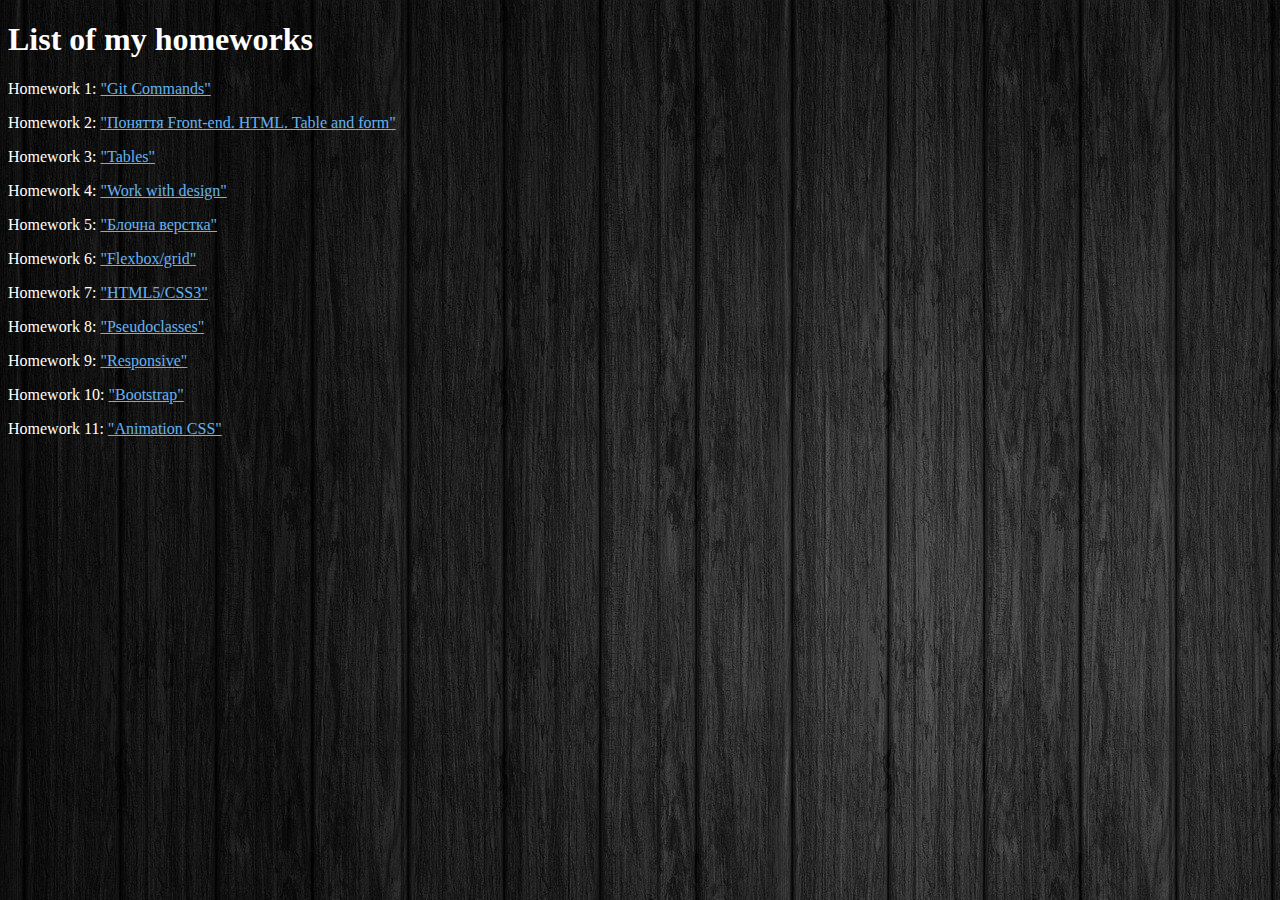
<file: index.html>
<!DOCTYPE html>
<html lang="en">
  <head>
    <meta charset="UTF-8" />
    <title>List of homeworks</title>
    <style>
      body {
        background-image: url(wood-1759566_1920.jpg);
      }
      h1,
      p {
        color: white;
      }
      a {
        color: #65b3f1;
      }
      a:visited {
        color: rgb(182, 56, 189);
      }
    </style>
  </head>
  <body>
    <h1>List of my homeworks</h1>
    <p>Homework 1: <a href="./homework1/index.html">"Git Commands"</a></p>
    <p>
      Homework 2:
      <a href="./homework2">"Поняття Front-end. HTML. Table and form"</a>
    </p>
    <p>
      Homework 3:
      <a href="./homework3">"Tables"</a>
    </p>
    <p>
      Homework 4:
      <a href="./homework4">"Work with design"</a>
    </p>
    <p>
      Homework 5:
      <a href="./homework5">"Блочна верстка"</a>
    </p>
    <p>
      Homework 6:
      <a href="./homework6">"Flexbox/grid"</a>
    </p>
    <p>
      Homework 7:
      <a href="./homework7">"HTML5/CSS3"</a>
    </p>
    <p>
      Homework 8:
      <a href="./homework8">"Pseudoclasses"</a>
    </p>
    <p>
      Homework 9:
      <a href="./homework9">"Responsive"</a>
    </p>
    <p>
      Homework 10:
      <a href="./homework10/">"Bootstrap"</a>
    </p>
    <p>
      Homework 11:
      <a href="./homework11/">"Animation CSS"</a>
    </p>
  </body>
</html>
</file>
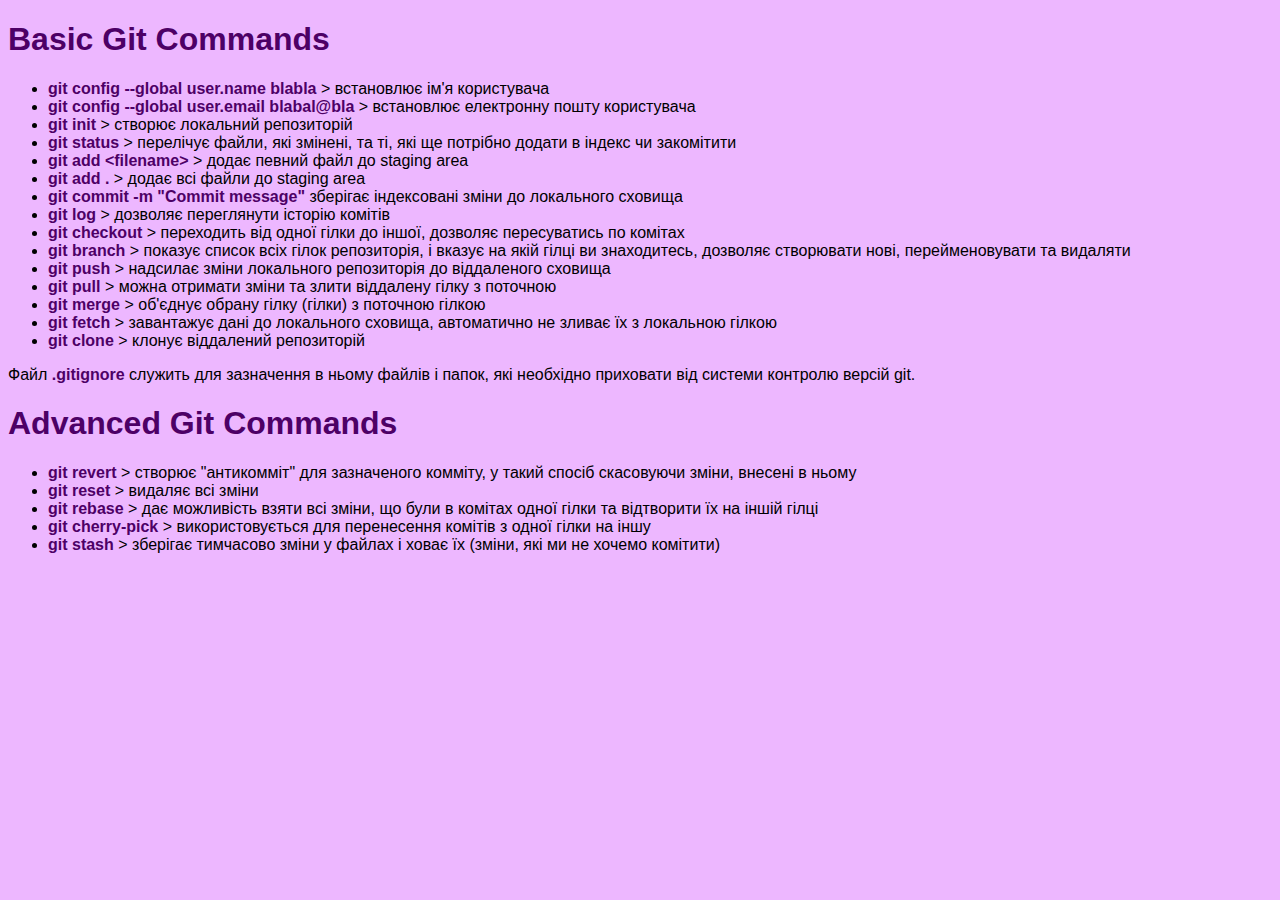
<file: homework1/index.html>
<!DOCTYPE html>
<html lang="en">
<head>
    <meta charset="UTF-8">
    <title>Homework1</title>
    <style>
body {background-color: rgba(230, 153, 255, 0.7);
    font-family: Helvetica, sans-serif;}
h1, strong  {color: rgb(77, 0, 102);}
</style>
</head>
<body>
   <h1>Basic Git Commands</h1>
    <ul>
      <li>
        <strong>git config --global user.name blabla</strong> > встановлює ім'я користувача
      </li>
      <li>
        <strong>git config --global user.email blabal@bla</strong> > встановлює електронну пошту користувача
      </li>
      <li>
        <strong>git init</strong> > створює локальний репозиторій
      </li>
      <li>
        <strong>git status</strong> > перелічує файли, які змінені, та ті, які ще потрібно додати в індекс чи закомітити
      </li>
      <li>
          <strong>git add &lt;filename&gt;</strong> > додає певний файл до staging area
      </li>
      <li><strong>git add .</strong> > додає всі файли до staging area</li>
      <li>
        <strong>git commit -m "Commit message"</strong> зберігає індексовані зміни до локального сховища
      </li>
      <li><strong>git log</strong> > дозволяє переглянути історію комітів</li>
      <li>
        <strong>git checkout</strong> > переходить від одної гілки до іншої, дозволяє пересуватись по комітах
      </li>
      <li>
        <strong>git branch</strong> > показує список всіх гілок репозиторія, і вказує  на якій гілці ви знаходитесь, дозволяє створювати нові, перейменовувати та видаляти
      </li>
      <li>
        <strong>git push</strong> > надсилає зміни локального репозиторія до віддаленого сховища
      </li>
      <li>
        <strong>git pull</strong> > можна отримати зміни та злити віддалену гілку з  поточною
      </li>
      <li>
        <strong>git merge</strong> > об'єднує обрану гілку (гілки) з поточною гілкою
      </li>
      <li><strong>git fetch</strong> > завантажує дані до локального сховища, автоматично не зливає їх з локальною гілкою </li>
      <li><strong>git clone</strong> > клонує віддалений репозиторій</li>
    </ul>
    <p> Файл <strong>.gitignore</strong> служить для зазначення в ньому файлів і папок, які необхідно приховати від системи контролю версій git.
      </p>
    <h1>Advanced Git Commands</h1>
    <ul>
      <li>
        <strong>git revert</strong> > створює "антикомміт" для зазначеного комміту, у такий спосіб скасовуючи зміни, внесені в ньому
      </li>
      <li>
        <strong>git reset</strong> > видаляє всі зміни
      </li>
      <li>
        <strong>git rebase</strong> > дає можливість взяти всі зміни, що були в комітах одної гілки та відтворити їх на іншій гілці
      </li>
      <li>
        <strong>git cherry-pick</strong> > використовується для перенесення комітів з одної гілки на іншу
      </li>
      <li>
        <strong>git stash</strong> > зберігає тимчасово зміни у файлах і ховає їх (зміни, які ми не хочемо комітити)
      </li>
    </ul> 
</body>
</html>
</file>
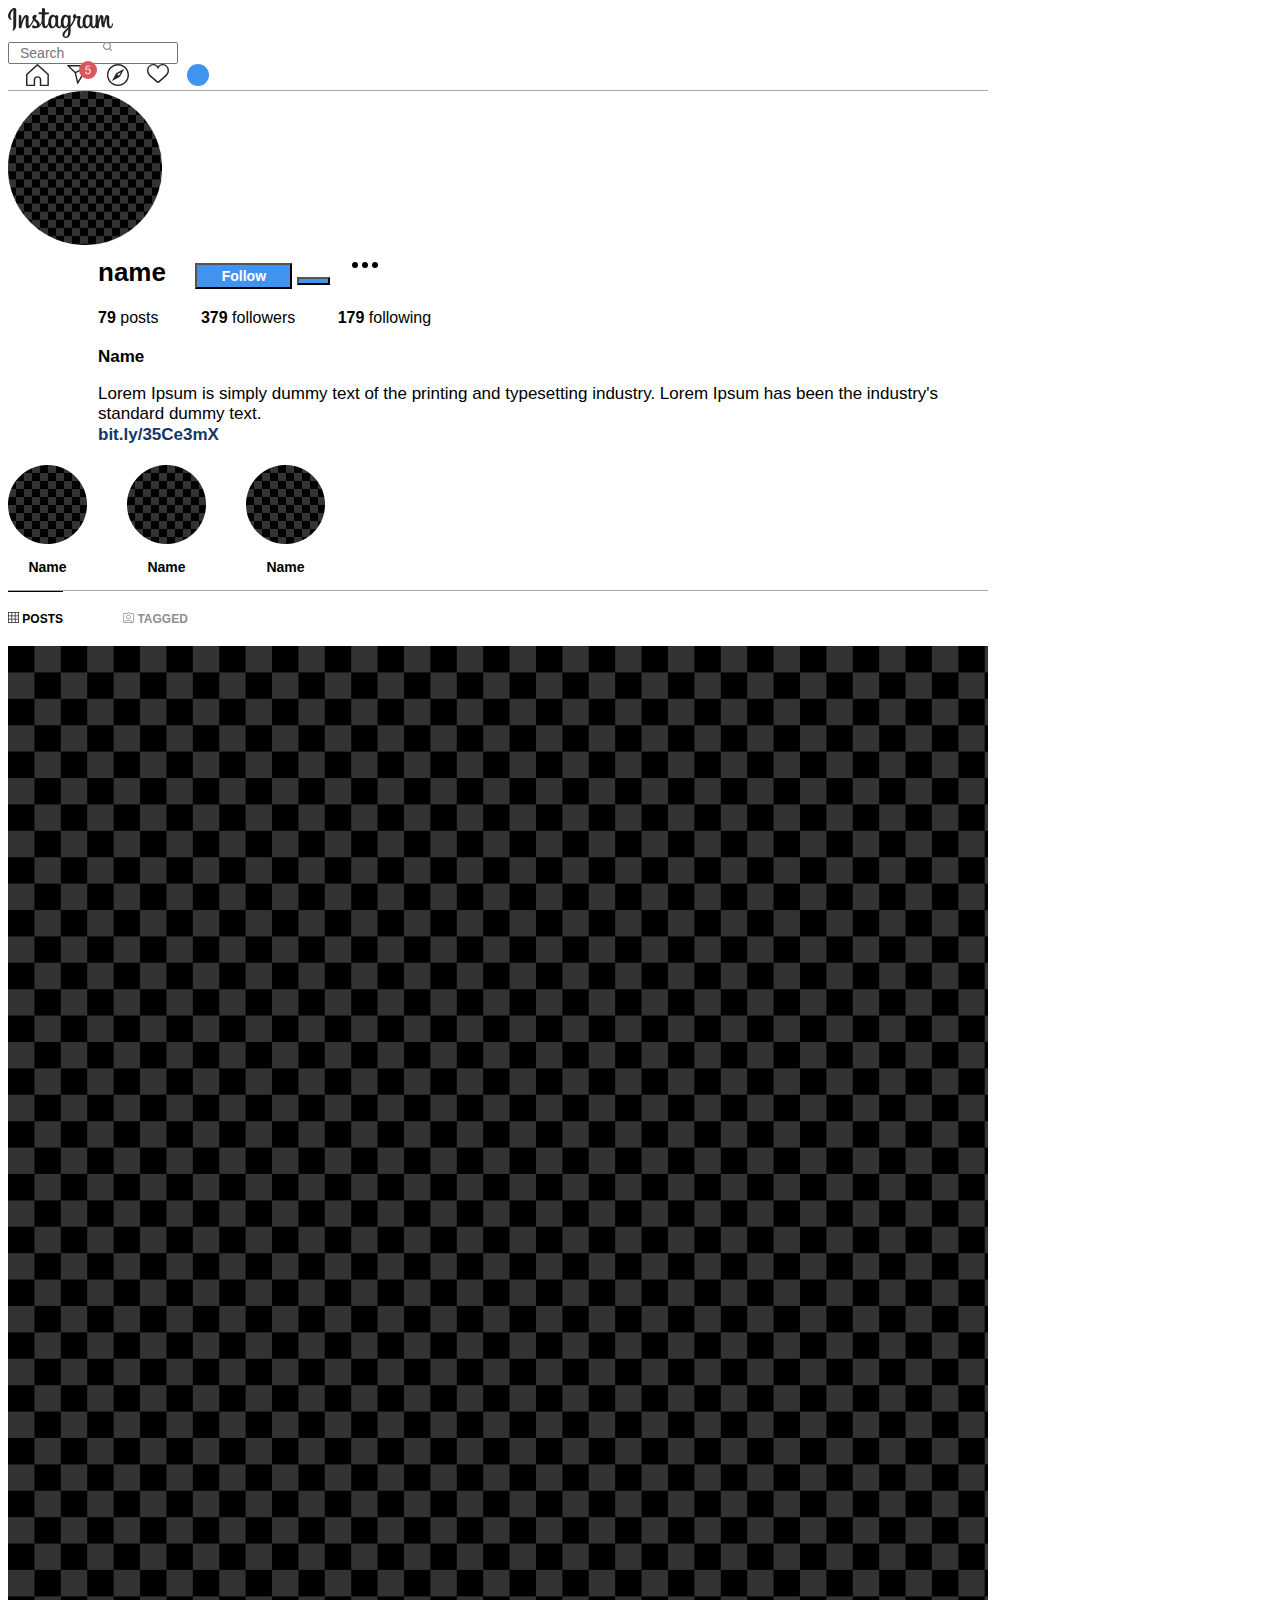
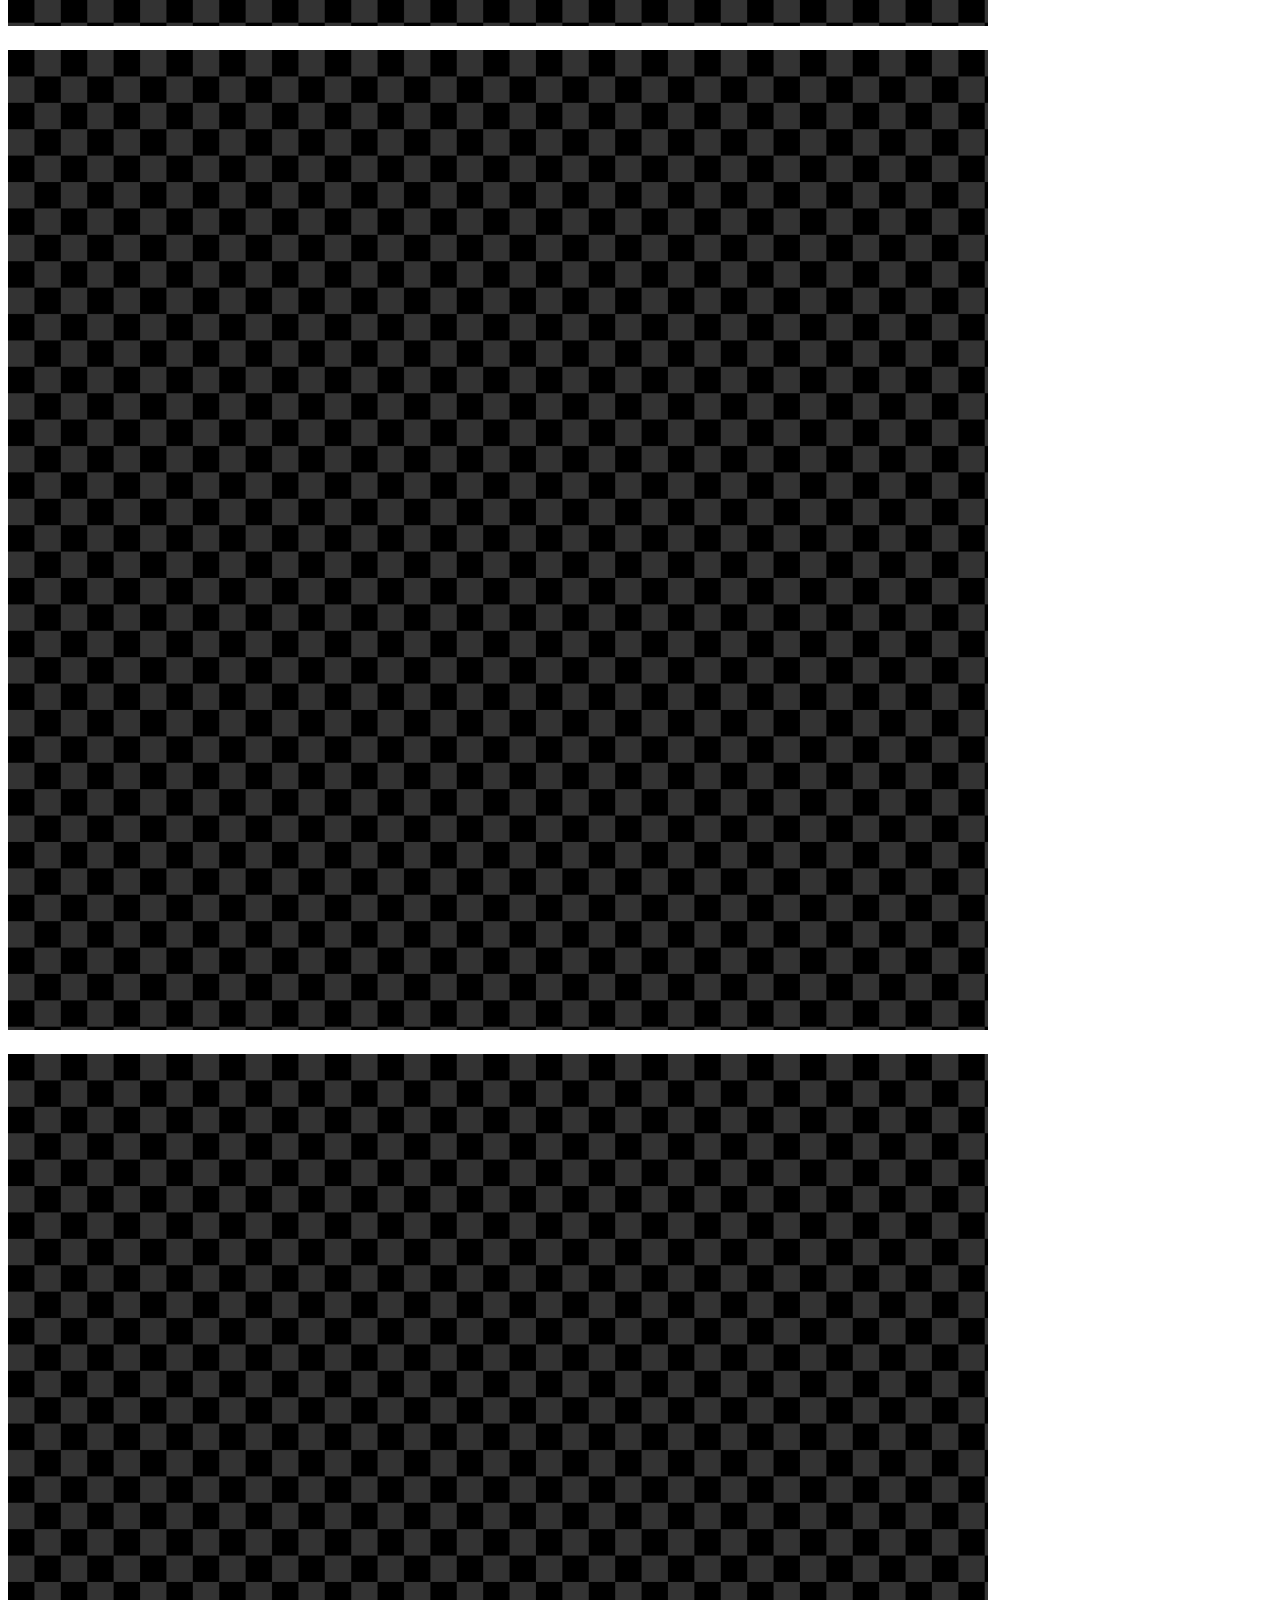
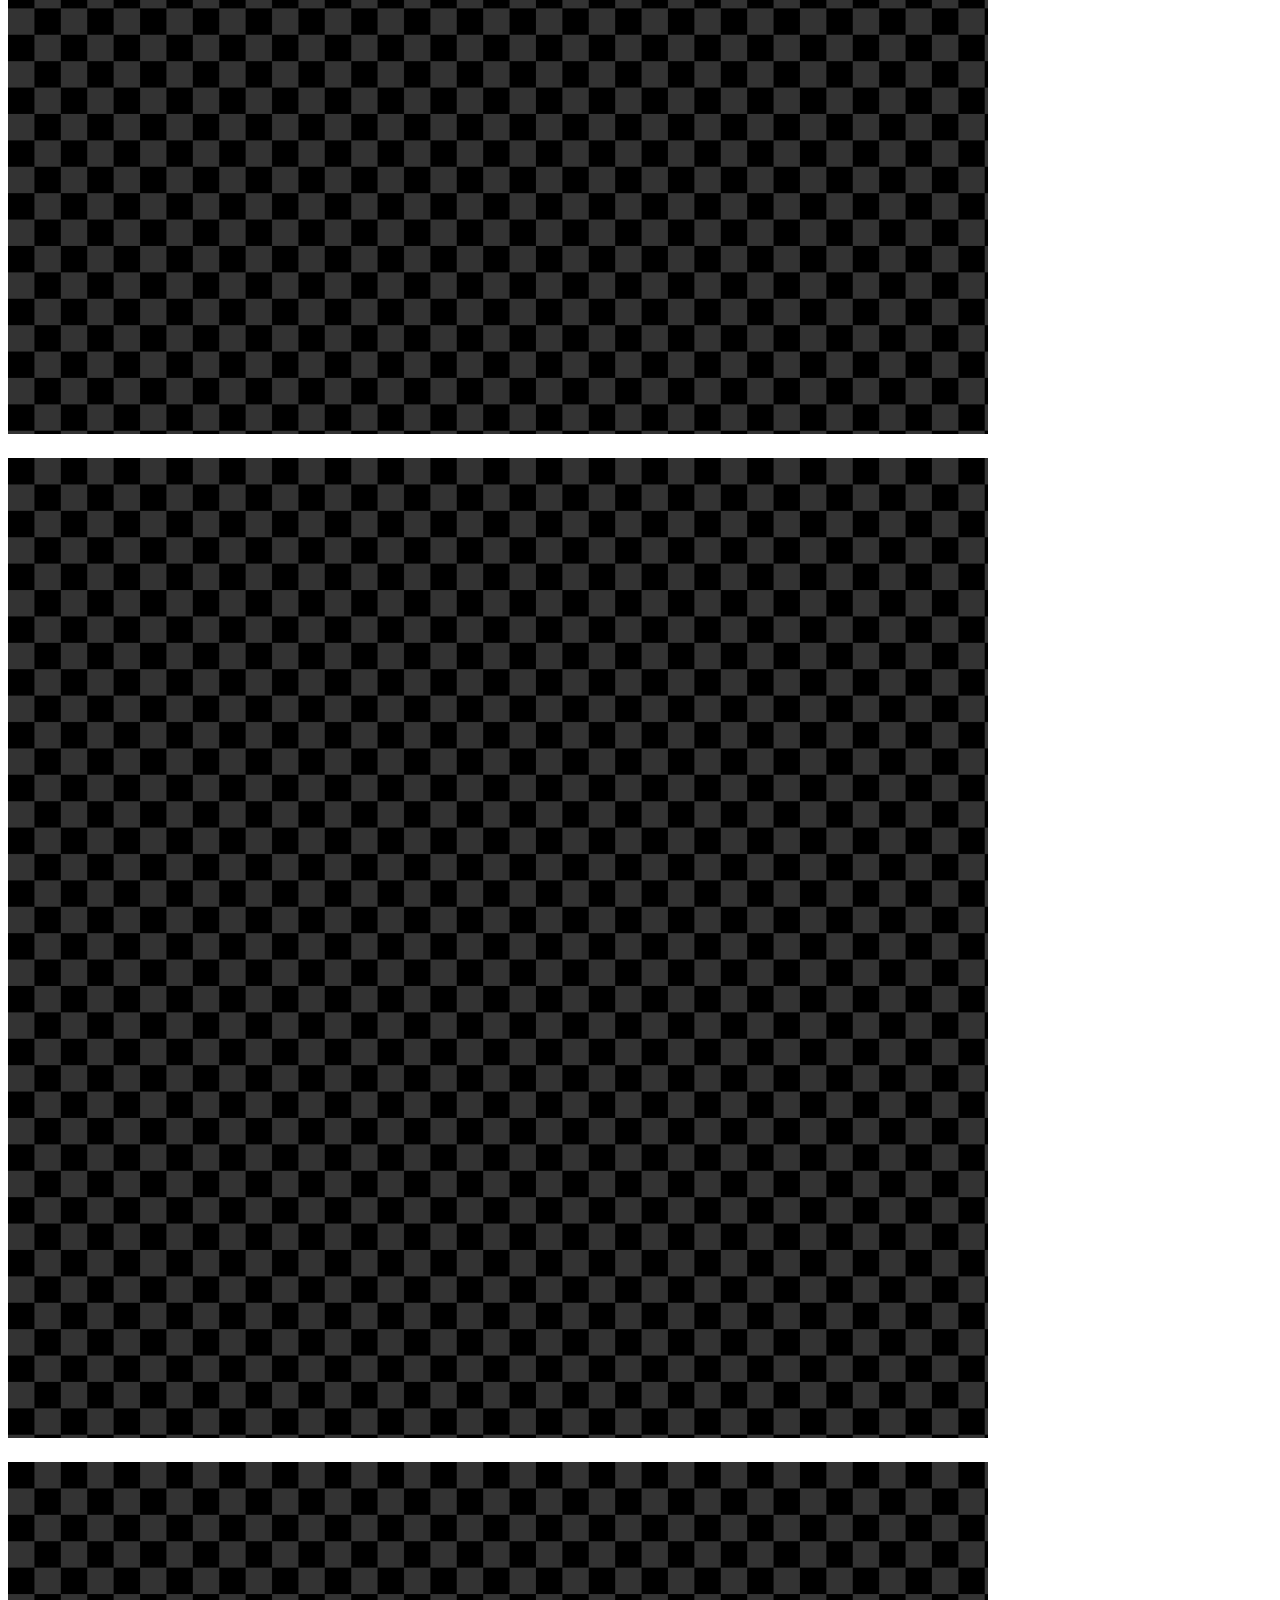
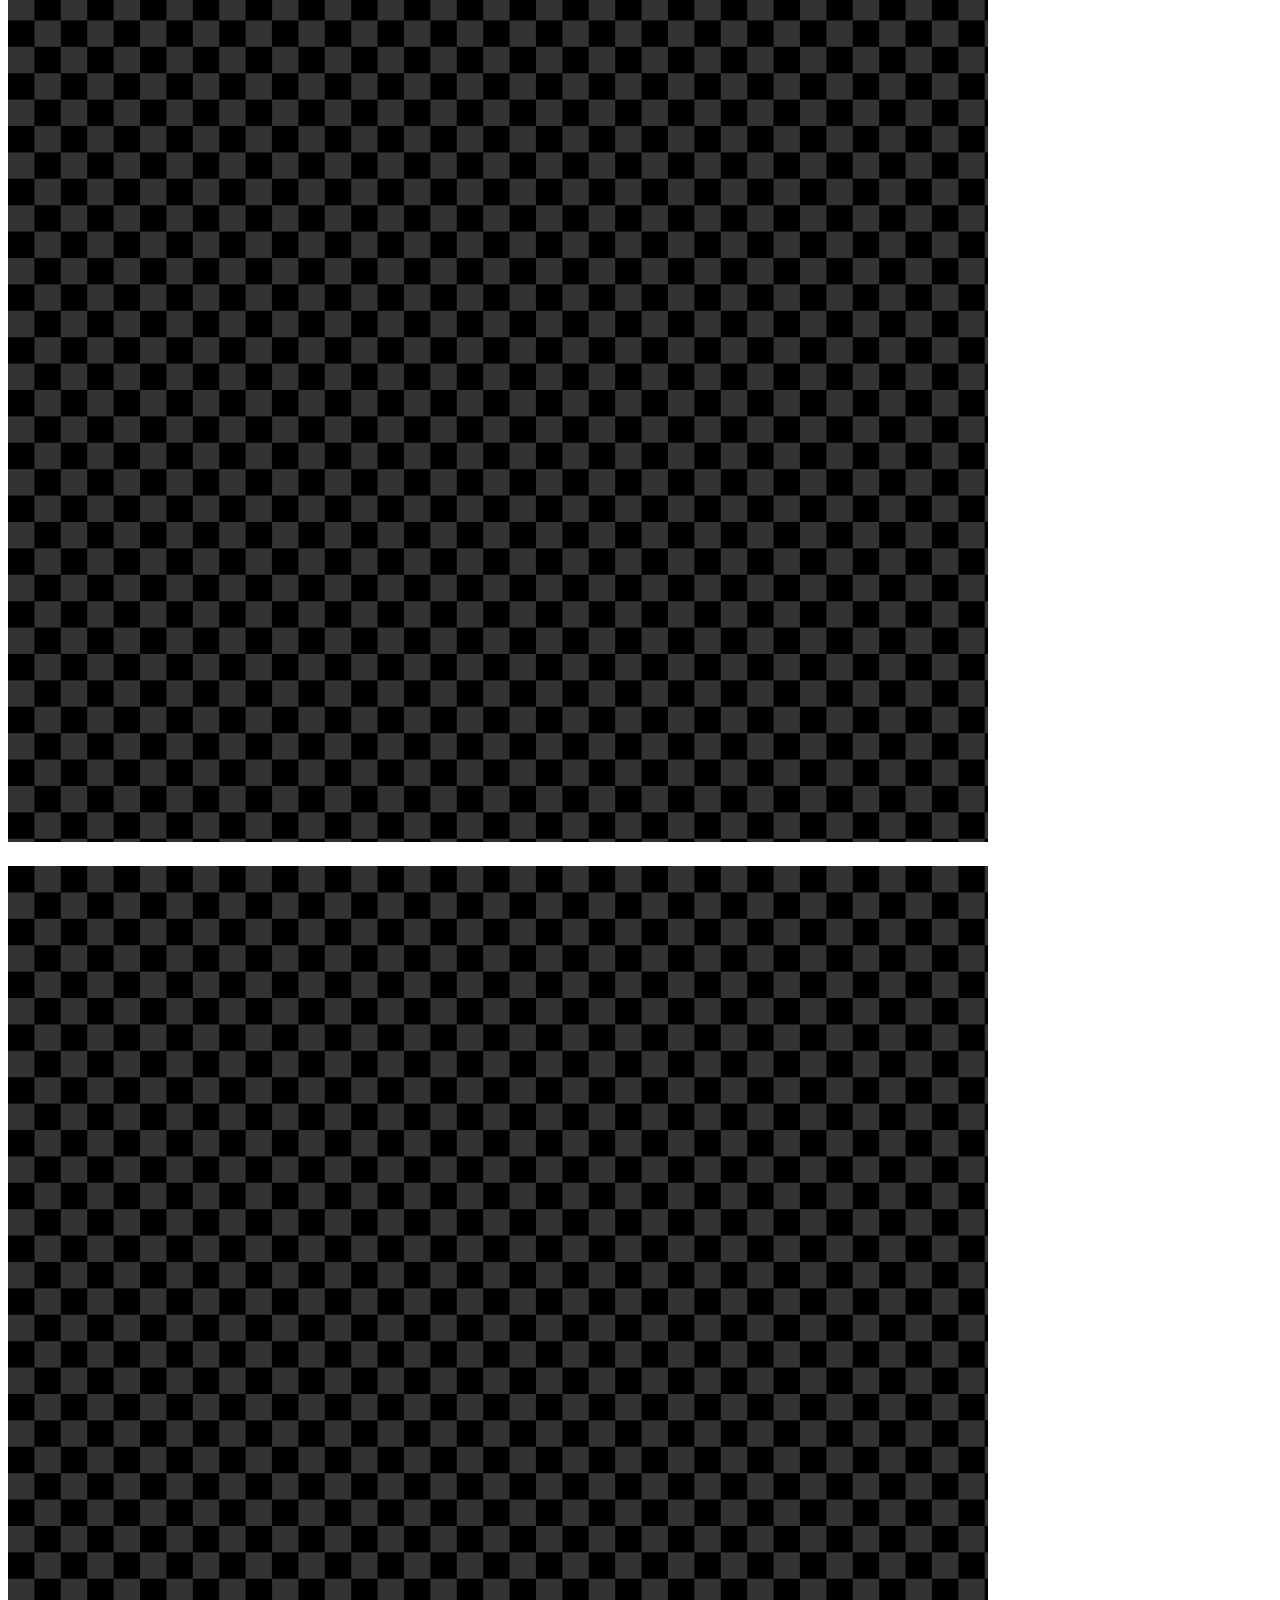
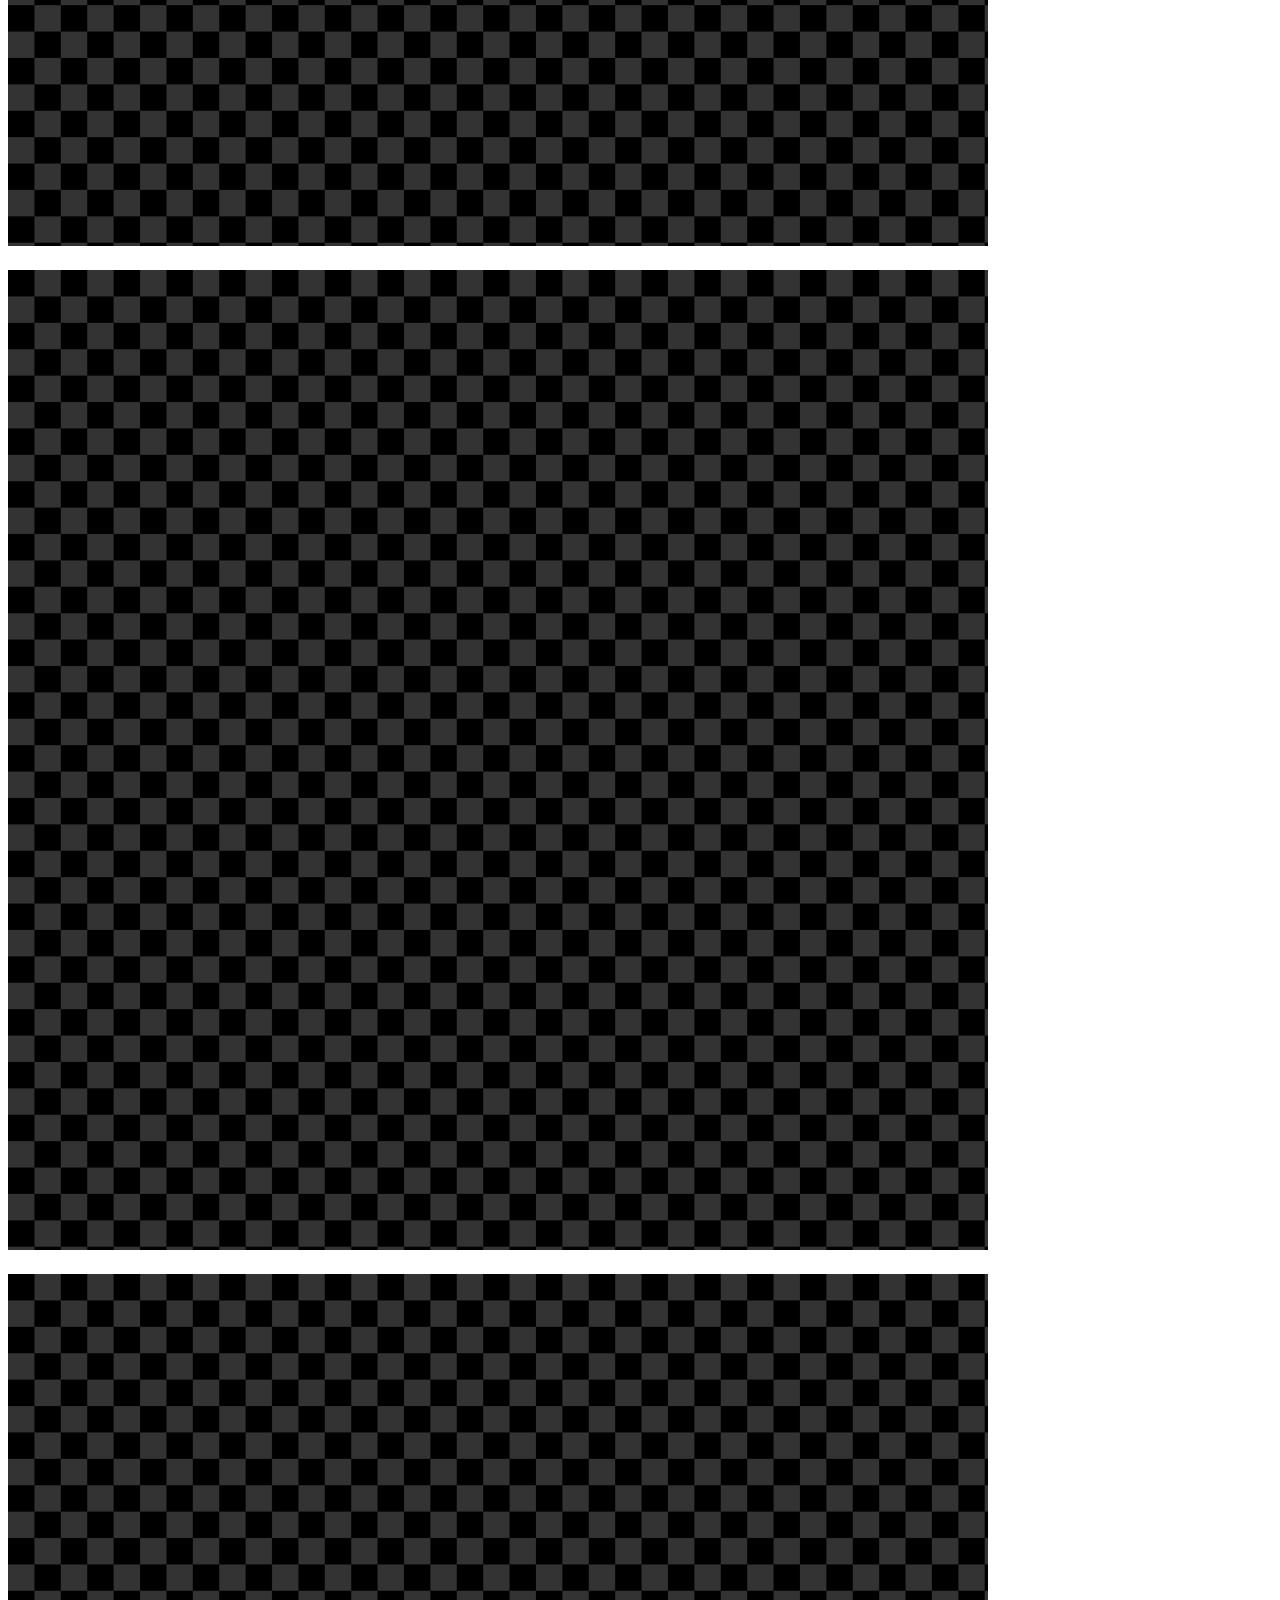
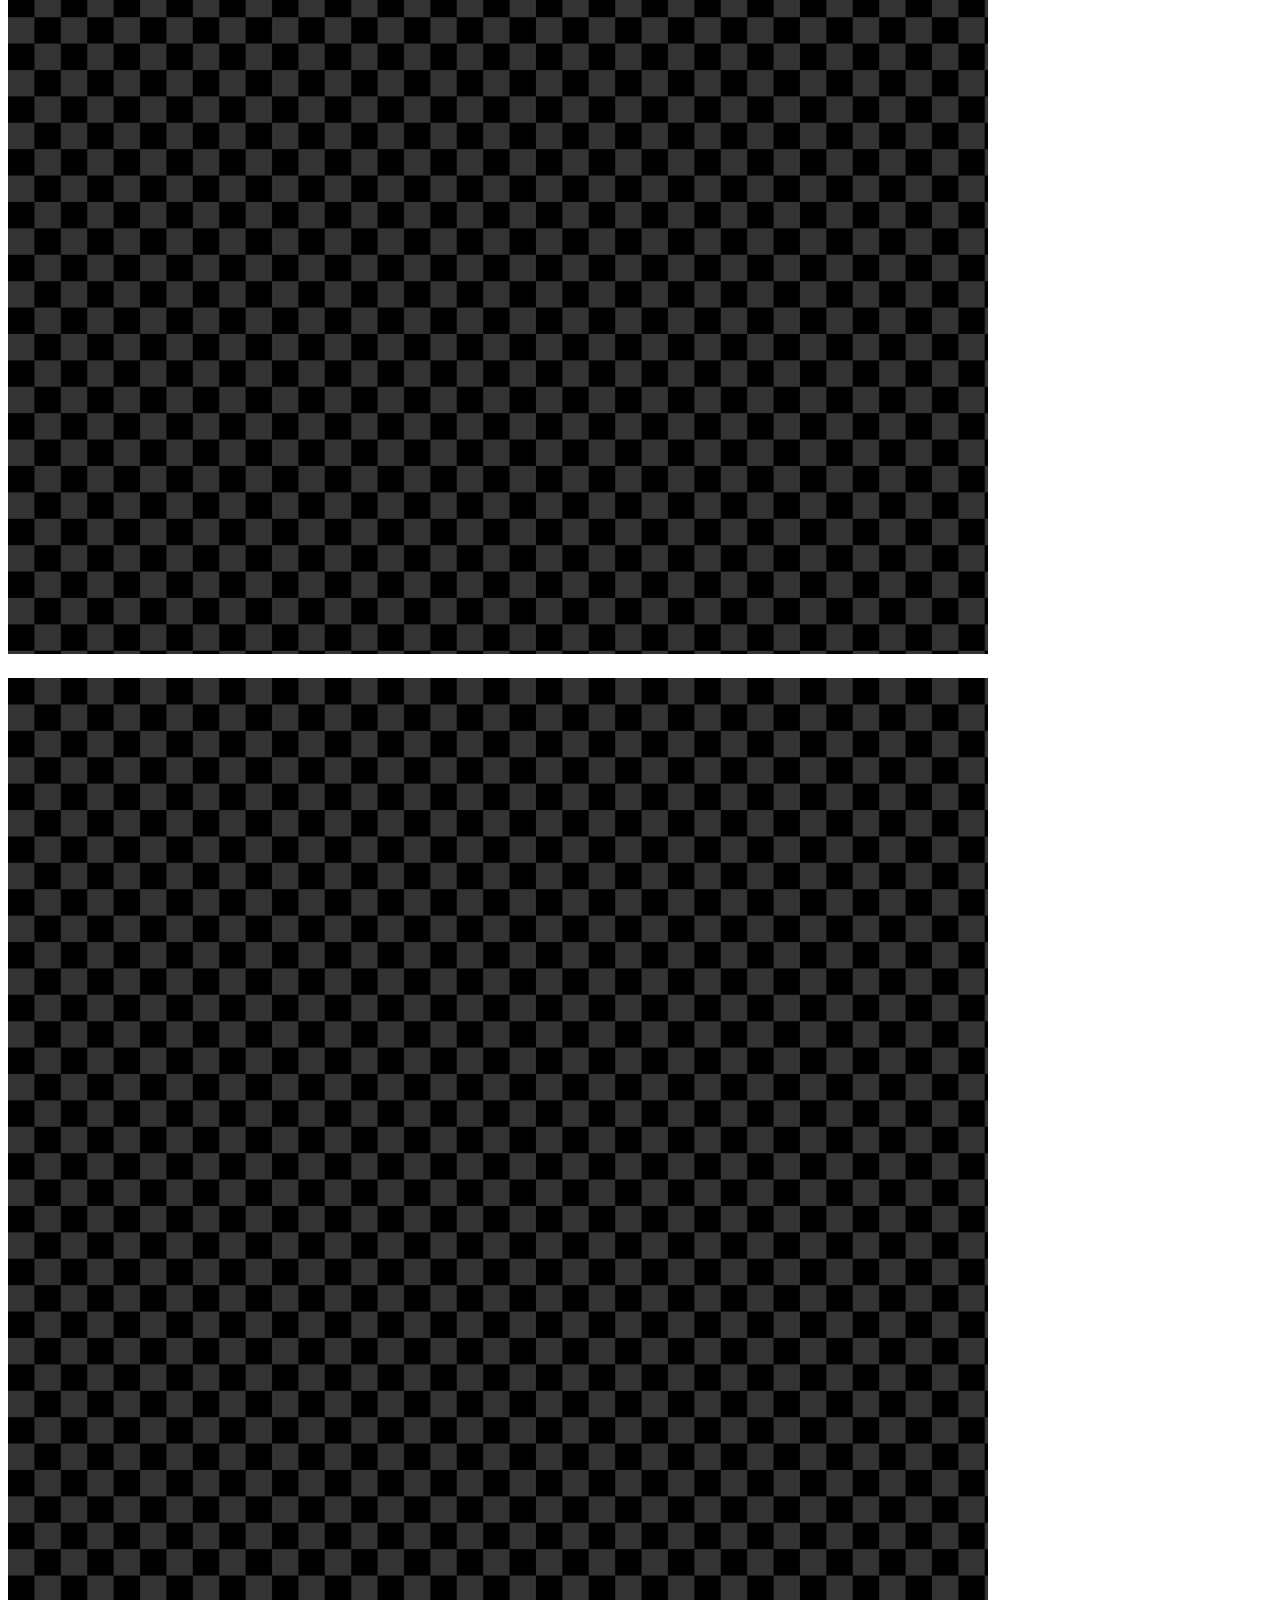
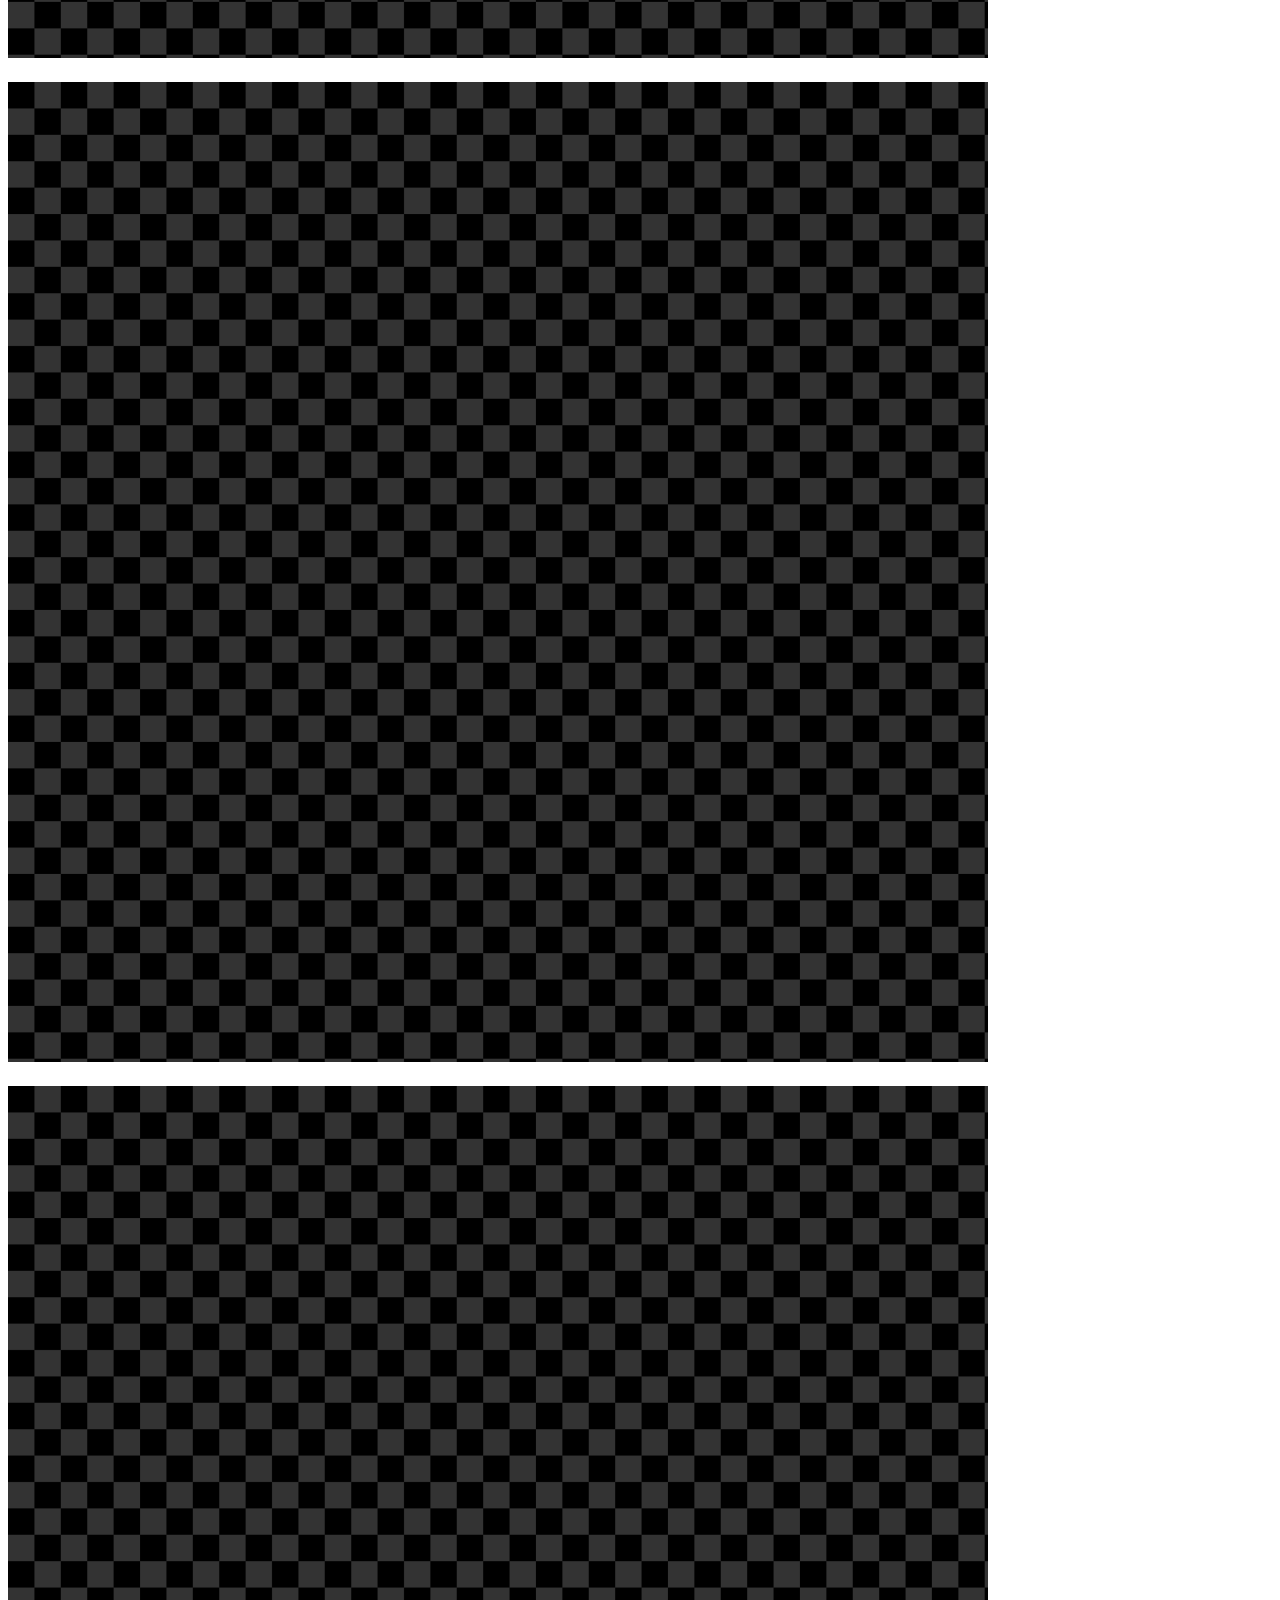
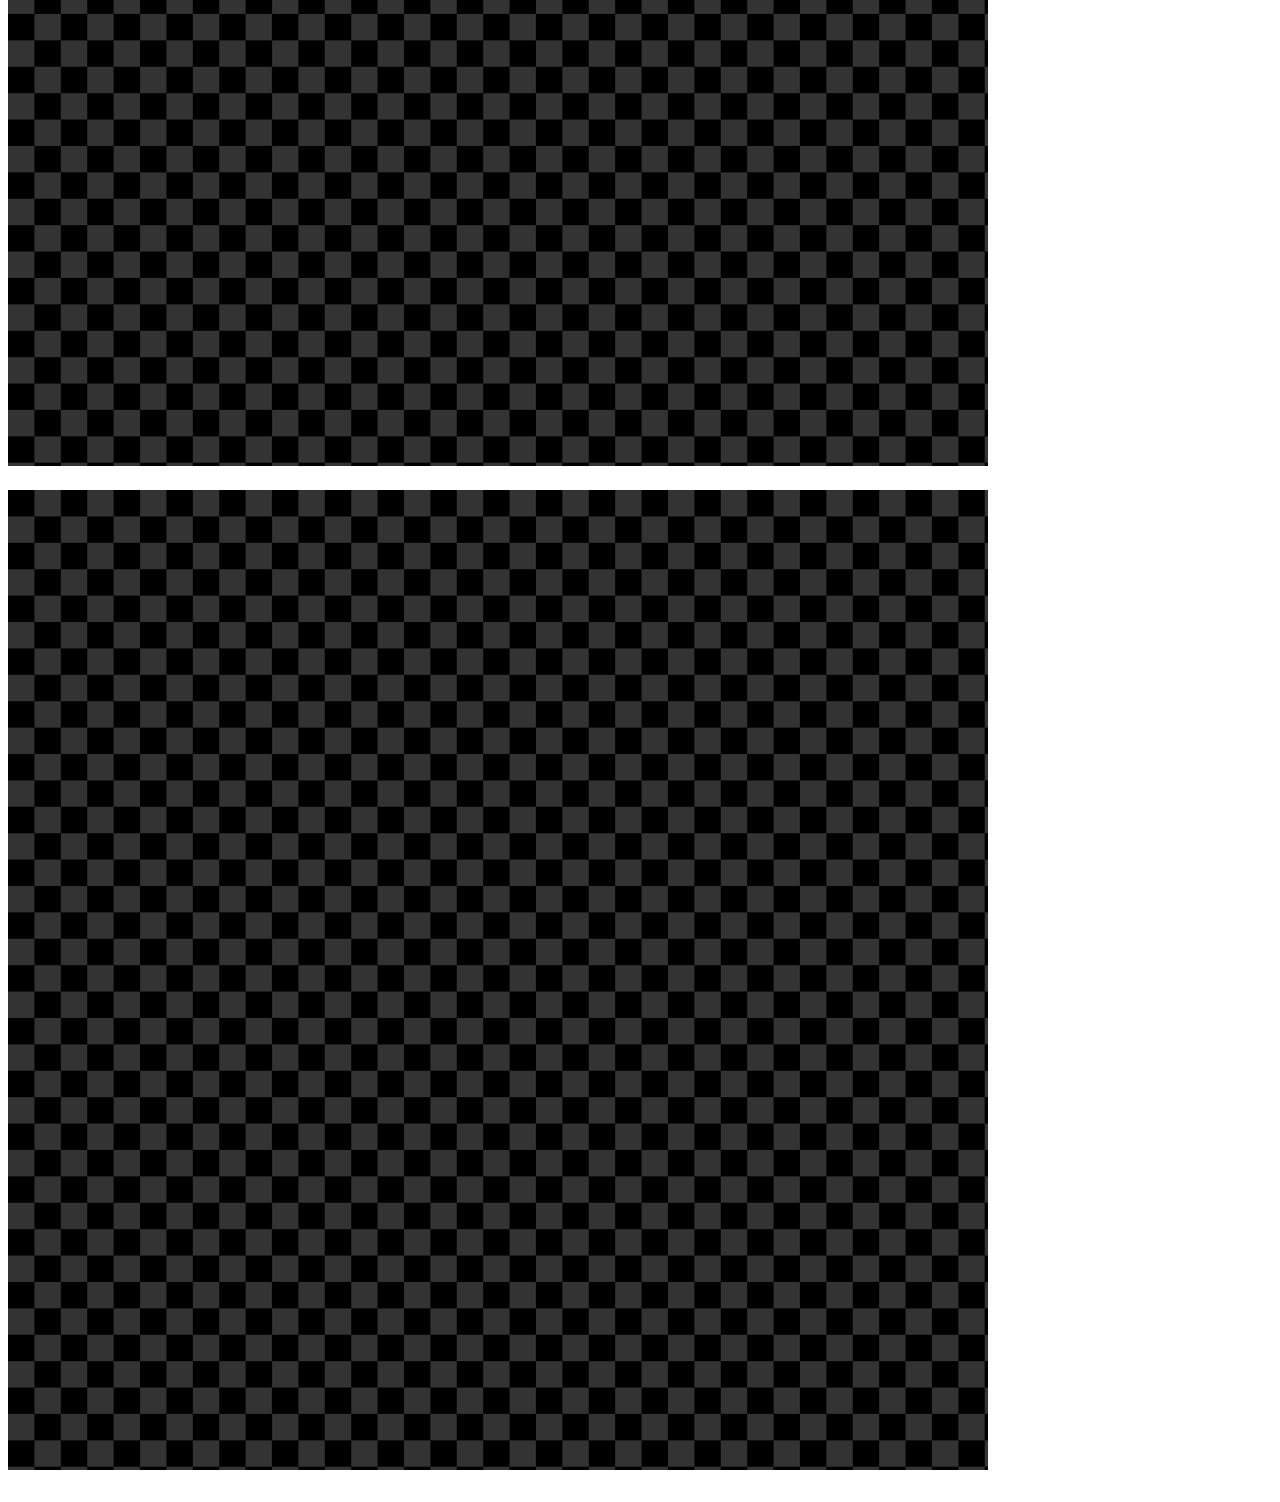
<file: homework10/index.html>
<!DOCTYPE html>
<html lang="en">
  <head>
    <!-- Required meta tags -->
    <meta charset="utf-8" />
    <meta
      name="viewport"
      content="width=device-width, initial-scale=1, shrink-to-fit=no"
    />
    <title>HW10. Bootstrap</title>

    <link
      rel="stylesheet"
      href="https://stackpath.bootstrapcdn.com/bootstrap/4.5.0/css/bootstrap.min.css"
      integrity="sha384-9aIt2nRpC12Uk9gS9baDl411NQApFmC26EwAOH8WgZl5MYYxFfc+NcPb1dKGj7Sk"
      crossorigin="anonymous"
    />
    <link rel="stylesheet" href="./styles/theme.css" />
    <link rel="stylesheet" href="./styles/style.css" />
  </head>
  <body>
    <!-- Header navigation -->

    <div class="container">
      <header class="header-nav">
        <nav class="navbar navbar-light align-items-center navigation">
          <a class="navbar-brand" href="#">
            <img src="./images/instagram-logo.svg" alt="Instagram Logo" />
          </a>
          <form class="form-inline search-form">
            <img
              class="search-icon"
              src="./images/search-icon.svg"
              alt="Search Icon"
            />
            <input
              class="form-control search-input"
              type="search"
              placeholder="Search"
              aria-label="Search"
            />
          </form>
          <div class="navbar-nav nav-icons">
            <a class="nav-item nav-link active" href="#">
              <img src="./images/home.svg" alt="Home Icon" />
            </a>
            <a class="nav-item nav-link" href="#">
              <div class="notification">
                <img src="./images/message-icon.svg" alt="Notification Icon" />
                <img
                  class="notification-number"
                  src="./images/message-number.svg"
                  alt="Notification Number"
                />
              </div>
            </a>
            <a class="nav-item nav-link" href="#"
              ><img src="./images/recent-post-icon.svg" alt="Home Icon" />
            </a>
            <a class="nav-item nav-link" href="#"
              ><img src="./images/like-icon.svg" alt="Heart Icon" />
            </a>
            <a class="nav-item nav-link" href="#"
              ><img src="./images/avatar-icon.svg" alt="Heart Icon" />
            </a>
          </div>
        </nav>
        <div class="line"></div>
      </header>

      <!-- Main Section -->
      <section>
        <div class="my-profile d-flex flex-wrap p-4">
          <div class="profile-photo col-sm-3">
            <img src="./images/profile-photo.png" alt="Profile Photo" />
          </div>
          <div class="profile-information col-sm-7">
            <div class="name">
              <span>name</span>
              <button type="button" class="btn follow-btn">Follow</button>

              <button
                type="button"
                class="btn follow-dropdown dropdown-toggle dropdown-toggle-split"
                data-toggle="dropdown"
                aria-haspopup="true"
                aria-expanded="false"
              ></button>
              <svg
                class="bi bi-three-dots-vertical dots"
                width="2em"
                height="2em"
                viewBox="0 0 16 16"
                fill="currentColor"
                xmlns="http://www.w3.org/2000/svg"
              >
                <path
                  fill-rule="evenodd"
                  d="M9.5 13a1.5 1.5 0 1 1-3 0 1.5 1.5 0 0 1 3 0zm0-5a1.5 1.5 0 1 1-3 0 1.5 1.5 0 0 1 3 0zm0-5a1.5 1.5 0 1 1-3 0 1.5 1.5 0 0 1 3 0z"
                />
              </svg>
            </div>
            <div class="followers">
              <span><strong>79</strong> posts</span>
              <span><strong>379</strong> followers</span>
              <span><strong>179</strong> following</span>
            </div>
            <div class="short-information">
              <p>Name</p>
              <p>
                Lorem Ipsum is simply dummy text of the printing and typesetting
                industry. Lorem Ipsum has been the industry's standard dummy
                text.
              </p>
              <a class="personal-link" href="#">bit.ly/35Ce3mX</a>
            </div>
          </div>
        </div>
      </section>

      <div class="stories">
        <div class="story">
          <img
            class="img-thumbnail rounded-circle"
            src="./images/story.png"
            alt="Story Photo"
          />
          <span>Name</span>
        </div>
        <div class="story">
          <img
            class="img-thumbnail rounded-circle"
            src="./images/story.png"
            alt="Story Photo"
          />
          <span>Name</span>
        </div>
        <div class="story">
          <img
            class="img-thumbnail rounded-circle"
            src="./images/story.png"
            alt="Story Photo"
          />
          <span>Name</span>
        </div>
      </div>

      <!-- Section posted pictures -->
      <section class="container">
        <div class="line"></div>
        <div class="row justify-content-md-center">
          <div class="col-md-auto post-nav">
            <a class="posts">
              <img src="./images/post-icon.svg" alt="Posts Icon" />
              <span>posts</span>
            </a>
            <a class="tagged">
              <img src="./images/tagged-icon.svg" alt="Tagged Icon" />
              <span>tagged</span>
            </a>
          </div>
        </div>
        <div class="row photos">
          <div class="col-sm-4 mb-2">
            <img src="./images/image.png" alt="Posted Photo" />
          </div>
          <div class="col-sm-4 mb-2">
            <img src="./images/image.png" alt="Posted Photo" />
          </div>
          <div class="col-sm-4 mb-2">
            <img src="./images/image.png" alt="Posted Photo" />
          </div>
          <div class="col-sm-4 mb-2">
            <img src="./images/image.png" alt="Posted Photo" />
          </div>
          <div class="col-sm-4 mb-2">
            <img src="./images/image.png" alt="Posted Photo" />
          </div>
          <div class="col-sm-4 mb-2">
            <img src="./images/image.png" alt="Posted Photo" />
          </div>
          <div class="col-sm-4 mb-2">
            <img src="./images/image.png" alt="Posted Photo" />
          </div>
          <div class="col-sm-4 mb-2">
            <img src="./images/image.png" alt="Posted Photo" />
          </div>
          <div class="col-sm-4 mb-2">
            <img src="./images/image.png" alt="Posted Photo" />
          </div>
          <div class="col-sm-4 mb-2">
            <img src="./images/image.png" alt="Posted Photo" />
          </div>
          <div class="col-sm-4 mb-2">
            <img src="./images/image.png" alt="Posted Photo" />
          </div>
          <div class="col-sm-4 mb-2">
            <img src="./images/image.png" alt="Posted Photo" />
          </div>
        </div>
      </section>
    </div>
  </body>
</html>
</file>
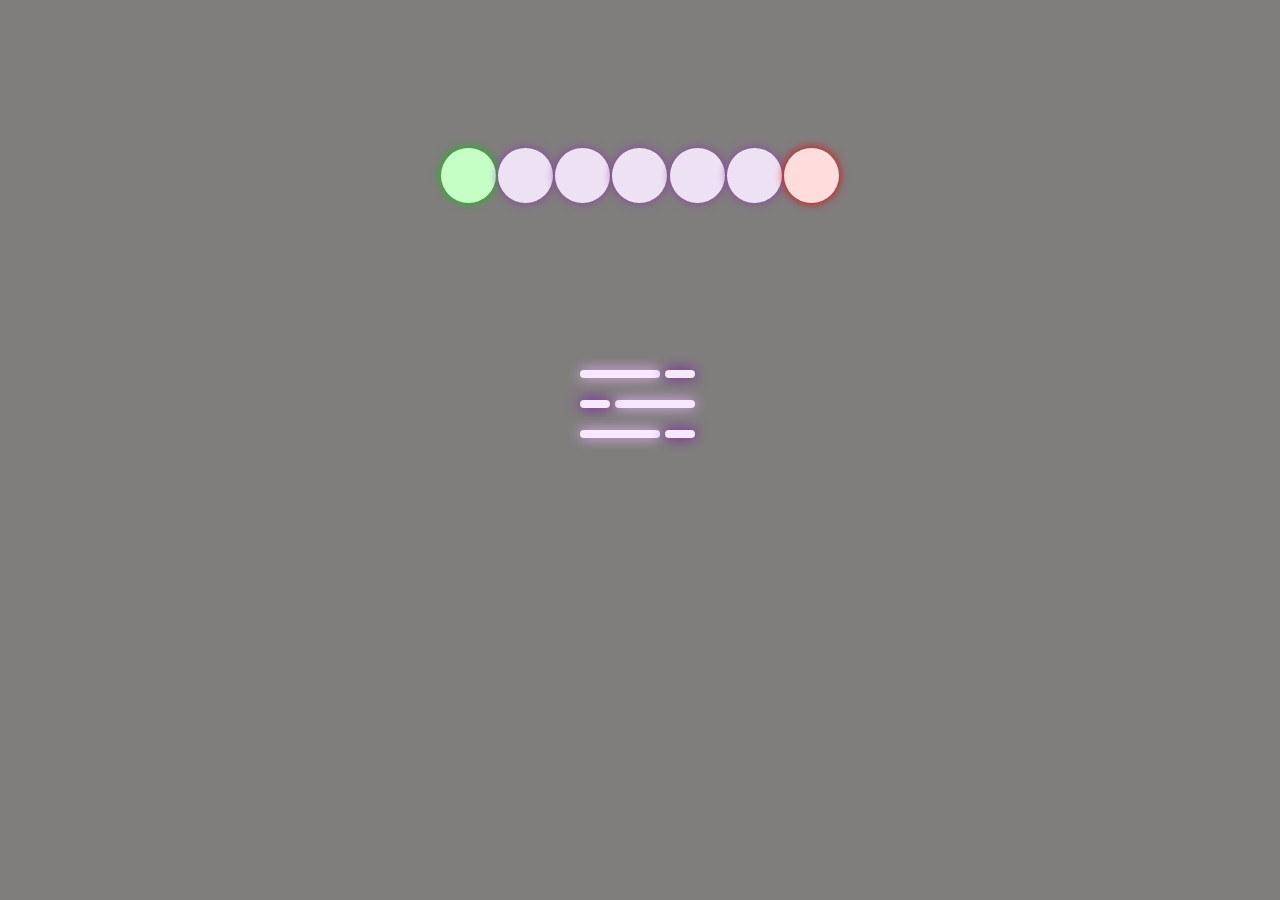
<file: homework11/index.html>
<!DOCTYPE html>
<html lang="en">
  <head>
    <meta charset="UTF-8" />
    <meta name="viewport" content="width=device-width, initial-scale=1.0" />
    <title>HW11. Animation CSS</title>
    <link rel="stylesheet" href="./styles.css" />
  </head>
  <body>
    <div class="container">
      <div class="ball"></div>
      <div class="ball"></div>
      <div class="ball"></div>
      <div class="ball"></div>
      <div class="ball"></div>
      <div class="ball"></div>
      <div class="ball"></div>
    </div>

    <!-- Swords. Hamburger menu -->
    <div class="hamburger-menu">
      <input id="menu" type="checkbox" />
      <label class="first-line" for="menu"> <div class="first"></div> </label>
      <label class="second-line" for="menu"> <div class="second"></div> </label>
      <label class="third-line" for="menu"> <div class="third"></div> </label>
    </div>
  </body>
</html>
</file>
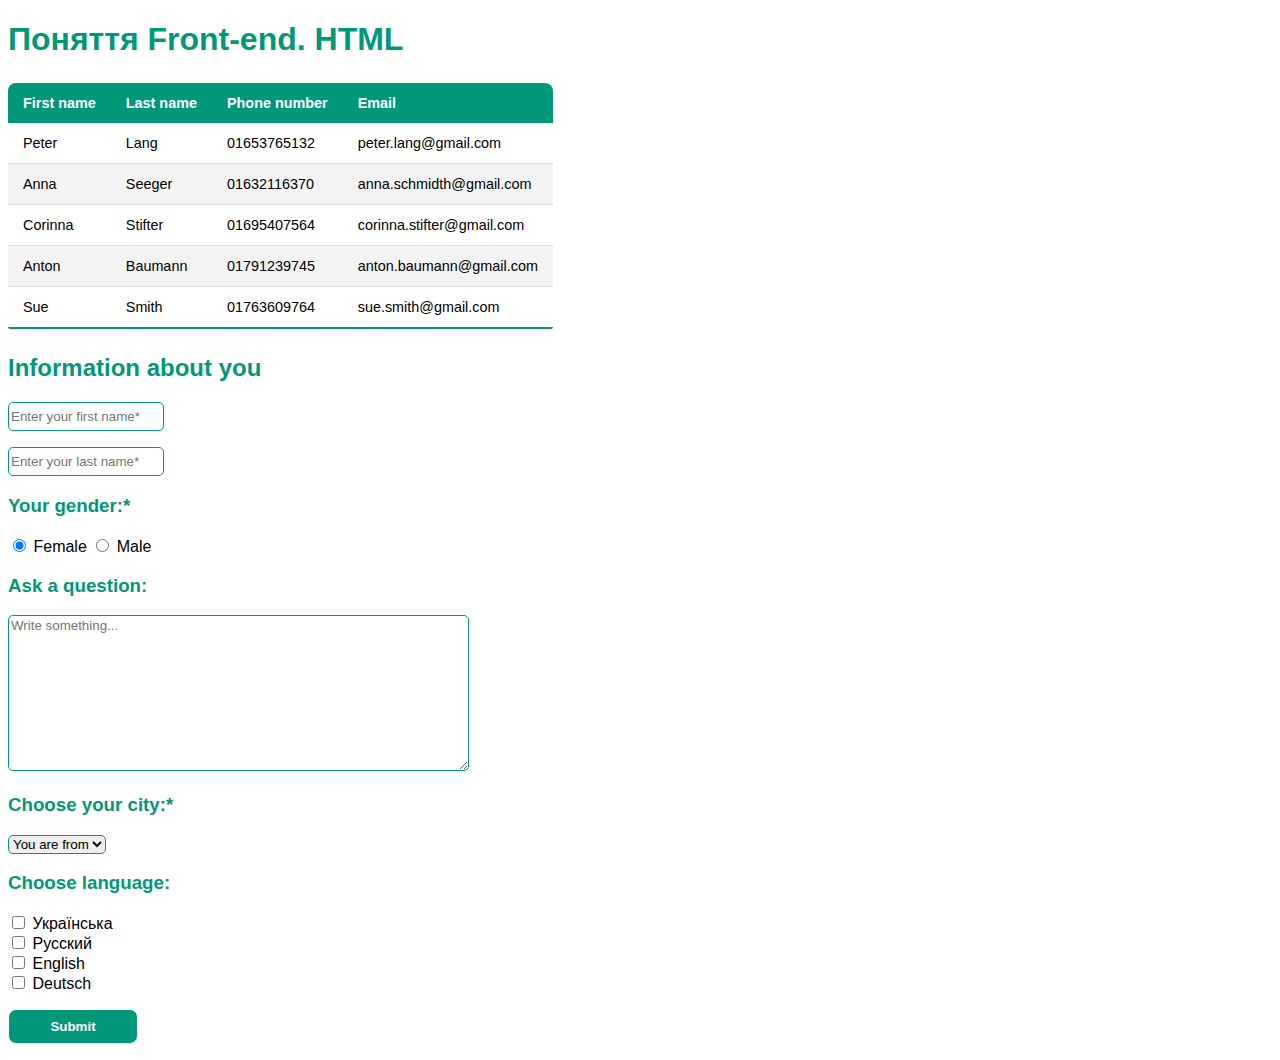
<file: homework2/index.html>
<!DOCTYPE html>
<html lang="en">
  <head>
    <meta charset="UTF-8" />
    <meta name="viewport" content="width=device-width, initial-scale=1.0" />
    <title>Simple HTML-page</title>
    <link rel="stylesheet" href="style.css" />
  </head>
  <body>
    <h1>Поняття Front-end. HTML</h1>
    <table class="content-table">
      <thead>
        <tr>
          <th>First name</th>
          <th>Last name</th>
          <th>Phone number</th>
          <th>Email</th>
        </tr>
      </thead>
      <tbody>
        <tr>
          <td>Peter</td>
          <td>Lang</td>
          <td>01653765132</td>
          <td>peter.lang@gmail.com</td>
        </tr>
        <tr>
          <td>Anna</td>
          <td>Seeger</td>
          <td>01632116370</td>
          <td>anna.schmidth@gmail.com</td>
        </tr>
        <tr>
          <td>Corinna</td>
          <td>Stifter</td>
          <td>01695407564</td>
          <td>corinna.stifter@gmail.com</td>
        </tr>
        <tr>
          <td>Anton</td>
          <td>Baumann</td>
          <td>01791239745</td>
          <td>anton.baumann@gmail.com</td>
        </tr>
        <tr>
          <td>Sue</td>
          <td>Smith</td>
          <td>01763609764</td>
          <td>sue.smith@gmail.com</td>
        </tr>
      </tbody>
    </table>

    <form method="GET">
      <h2>Information about you</h2>
      <p>
        <input type="text" placeholder="Enter your first name*" required />
      </p>
      <p>
        <input type="text" placeholder="Enter your last name*" required />
      </p>
      <h3>Your gender:*</h3>
      <input type="radio" id="female" name="gender" value="female" checked required/>
      <label for="female">Female</label>
      <input type="radio" id="male" name="gender" value="male" />
      <label for="male">Male</label>

      <h3>Ask a question:</h3>
      <div>
        <textarea
          name="text"
          id="ask-question"
          cols="55"
          rows="10"
          placeholder="Write something..."
        ></textarea>
      
        <h3>Choose your city:*</h3>
      </div>
      <select name="choice" id="city" required>
        <option value="choice" selected disabled>You are from</option>
        <option value="Lviv"> Lviv </option>
        <option value="Kyiv"> Kyiv</option>
        <option value="Kharkiv">Kharkiv</option>
        <option value="Odessa"> Odessa</option>
      </select>
      <h3>Choose language:</h3>
      <div>
        <input type="checkbox" id="ukrainian" name="language" />
        <label for="ukrainian">Українська</label>
      </div>
      <div>
        <input type="checkbox" id="russian" name="language" />
        <label for="russian">Русский</label>
      </div>
      <div>
        <input type="checkbox" id="english" name="language" />
        <label for="english">English</label>
      </div>
      <div>
        <input type="checkbox" id="german" name="language" />
        <label for="german">Deutsch</label>
      </div>
      <p><input class="button" type="submit" value="Submit" /></p>
    </form>
  </body>
</html>
</file>
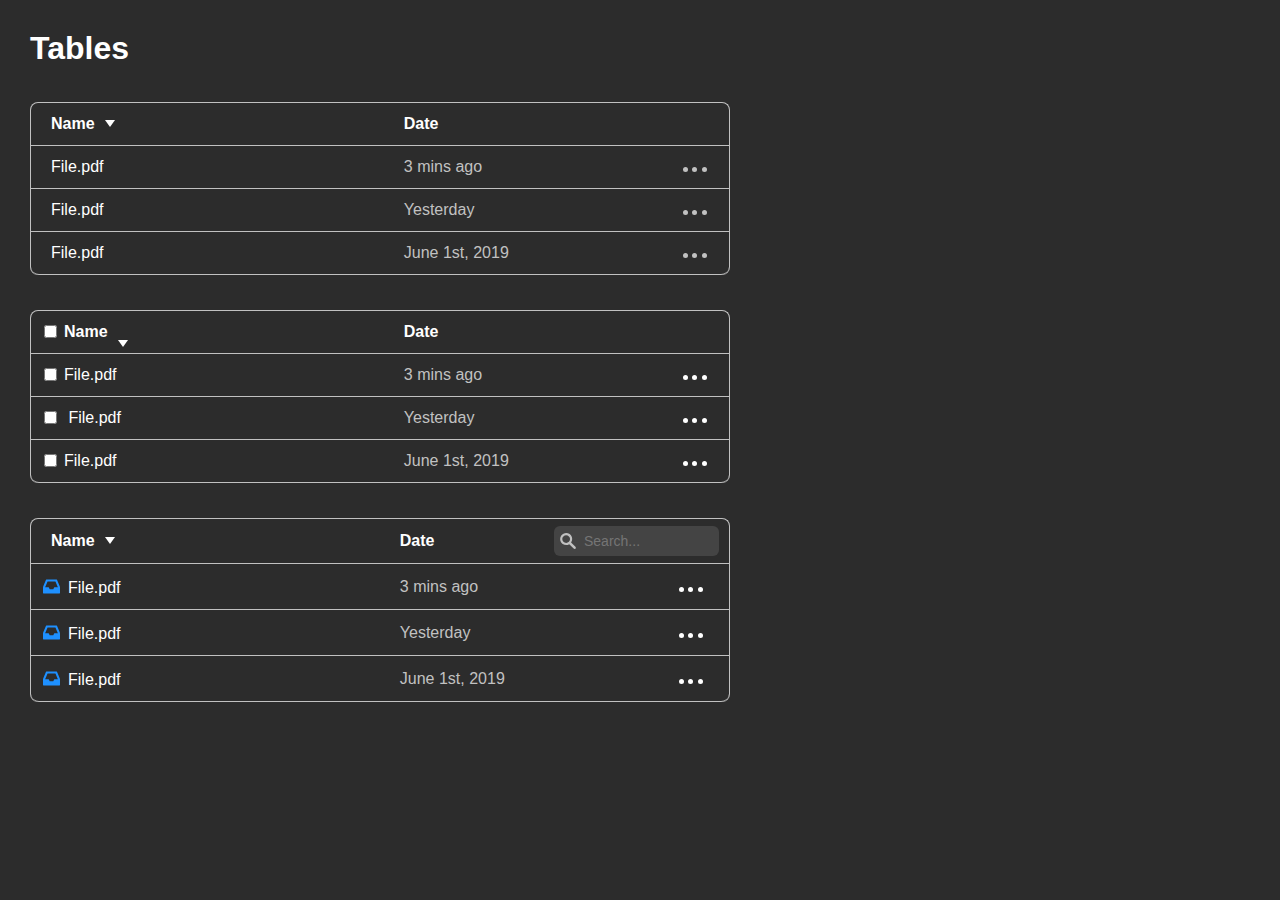
<file: homework3/index.html>
<!DOCTYPE html>
<html lang="en">
  <head>
    <meta charset="UTF-8" />
    <meta name="viewport" content="width=device-width, initial-scale=1.0" />
    <title>Tables</title>
    <link rel="stylesheet" href="./styles.css" />
  </head>
  <body>
    <h1>Tables</h1>
    <table class="first-table">
      <thead>
        <tr>
          <th>Name<span class="arrow-down"></span></th>
          <th>Date</th>
          <th></th>
        </tr>
      </thead>
      <tbody>
        <tr>
          <td>File.pdf</td>
          <td class="second-column">3 mins ago</td>
          <td class="third-column">
            <span class="dots"></span>
            <span class="dots"></span>
            <span class="dots"></span>
          </td>
        </tr>
        <tr>
          <td>File.pdf</td>
          <td class="second-column">Yesterday</td>
          <td class="third-column">
            <span class="dots"></span>
            <span class="dots"></span>
            <span class="dots"></span>
          </td>
        </tr>
        <tr>
          <td class="bottom-line-left">File.pdf</td>
          <td class="second-column">June 1st, 2019</td>
          <td class="third-column bottom-line-right">
            <span class="dots"></span>
            <span class="dots"></span>
            <span class="dots"></span>
          </td>
        </tr>
      </tbody>
    </table>

    <table class="second-table">
      <thead>
        <tr>
          <th>
            <input
              class="checkboxes"
              type="checkbox"
              name="name1"
              id="name1"
            /><label for="name1">Name</label><span class="arrow-down"></span>
          </th>
          <th>Date</th>
          <th></th>
        </tr>
      </thead>
      <tbody>
        <tr>
          <td>
            <input
              class="checkboxes"
              type="checkbox"
              name="name2"
              id="name2"
            /><label for="name2">File.pdf</label>
          </td>
          <td class="second-column">3 mins ago</td>
          <td class="third-column">
            <span class="dots"></span>
            <span class="dots"></span>
            <span class="dots"></span>
          </td>
        </tr>
        <tr>
          <td>
            <input class="checkboxes" type="checkbox" name="name3" id="name3" />
            <label for="name3">File.pdf</label>
          </td>
          <td class="second-column">Yesterday</td>
          <td class="third-column">
            <span class="dots"></span>
            <span class="dots"></span>
            <span class="dots"></span>
          </td>
        </tr>
        <tr>
          <td class="bottom-line-left">
            <input
              class="checkboxes"
              type="checkbox"
              name="name4"
              id="name4"
            /><label for="name4">File.pdf</label>
          </td>
          <td class="second-column">June 1st, 2019</td>
          <td class="third-column bottom-line-right">
            <span class="dots"></span>
            <span class="dots"></span>
            <span class="dots"></span>
          </td>
        </tr>
      </tbody>
    </table>

    <table class="third-table">
      <thead>
        <tr>
          <th>Name<span class="arrow-down"></span></th>
          <th>Date</th>
          <th>
            <input
              class="search"
              type="text"
              placeholder="Search..."
              name="search"
            />
          </th>
        </tr>
      </thead>
      <tbody>
        <tr>
          <td>
            <img class="file-icon" src="./inbox.svg" alt="File Icon" />File.pdf
          </td>
          <td class="second-column">3 mins ago</td>
          <td class="third-column">
            <span class="dots"></span>
            <span class="dots"></span>
            <span class="dots"></span>
          </td>
        </tr>
        <tr>
          <td>
            <img class="file-icon" src="./inbox.svg" alt="File Icon" />File.pdf
          </td>
          <td class="second-column">Yesterday</td>
          <td class="third-column">
            <span class="dots"></span>
            <span class="dots"></span>
            <span class="dots"></span>
          </td>
        </tr>
        <tr>
          <td class="bottom-line-left">
            <img class="file-icon" src="./inbox.svg" alt="File Icon" />File.pdf
          </td>
          <td class="second-column">June 1st, 2019</td>
          <td class="third-column bottom-line-right">
            <span class="dots"></span>
            <span class="dots"></span>
            <span class="dots"></span>
          </td>
        </tr>
      </tbody>
    </table>
  </body>
</html>
</file>
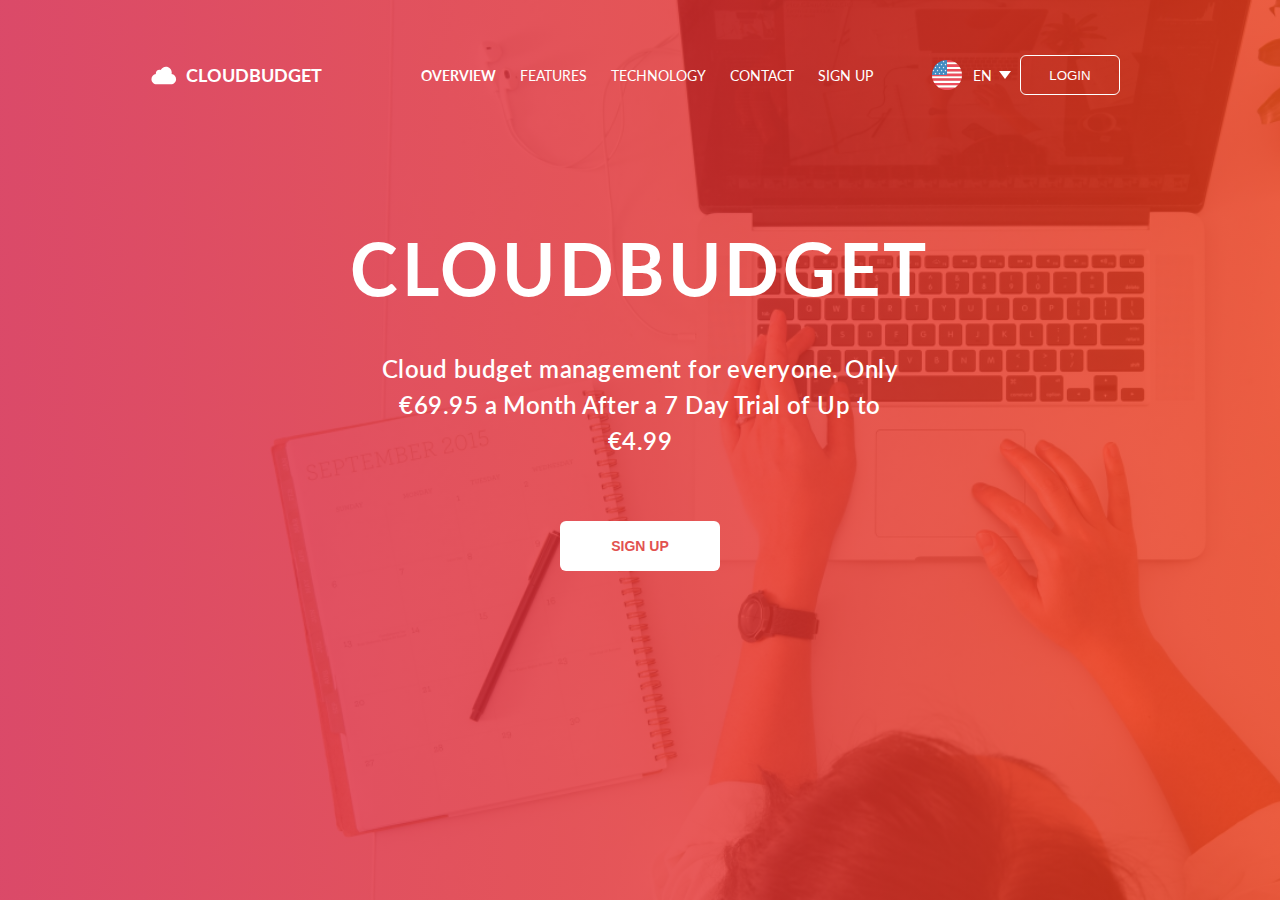
<file: homework4/index.html>
<!DOCTYPE html>
<html lang="en">
  <head>
    <meta charset="UTF-8" />
    <meta name="viewport" content="width=device-width, initial-scale=1.0" />
    <title>Cloudbudget</title>
    <link rel="stylesheet" href="./styles/reset.css" />
    <link
      href="https://fonts.googleapis.com/css2?family=Lato:wght@400;700&display=swap"
      rel="stylesheet"
    />
    <link rel="stylesheet" href="./styles/styles.css" />
  </head>
  <body>
    <header>
      <div class="header-wrapper">
        <div class="logo">
          <img class="logo-img" src="./images/cloud.svg" alt="Cloud" />
          <span class="logo-name">Cloudbudget</span>
        </div>
        <div class="nav-menu">
          <ul>
            <li class="nav-link first-link"><a href="#">Overview</a></li>
            <li class="nav-link"><a href="#">Features</a></li>
            <li class="nav-link"><a href="#">Technology</a></li>
            <li class="nav-link"><a href="#">Contact</a></li>
            <li class="nav-link"><a href="#">Sign up</a></li>
          </ul>
        </div>
        <div class="language">
          <img
            class="language-img"
            src="./images/language.svg"
            alt="Language"
          />
          <span class="language-name">en</span>
          <span class="arrow"></span>
        </div>
        <button class="login-button">Login</button>
      </div>
    </header>

    <div class="main-content">
      <h1>Cloudbudget</h1>
      <p>
        Cloud budget management for everyone. Only €69.95 a Month After a 7 Day
        Trial of Up to €4.99
      </p>
      <button class="sign-up-button">Sign up</button>
    </div>
  </body>
</html>
</file>
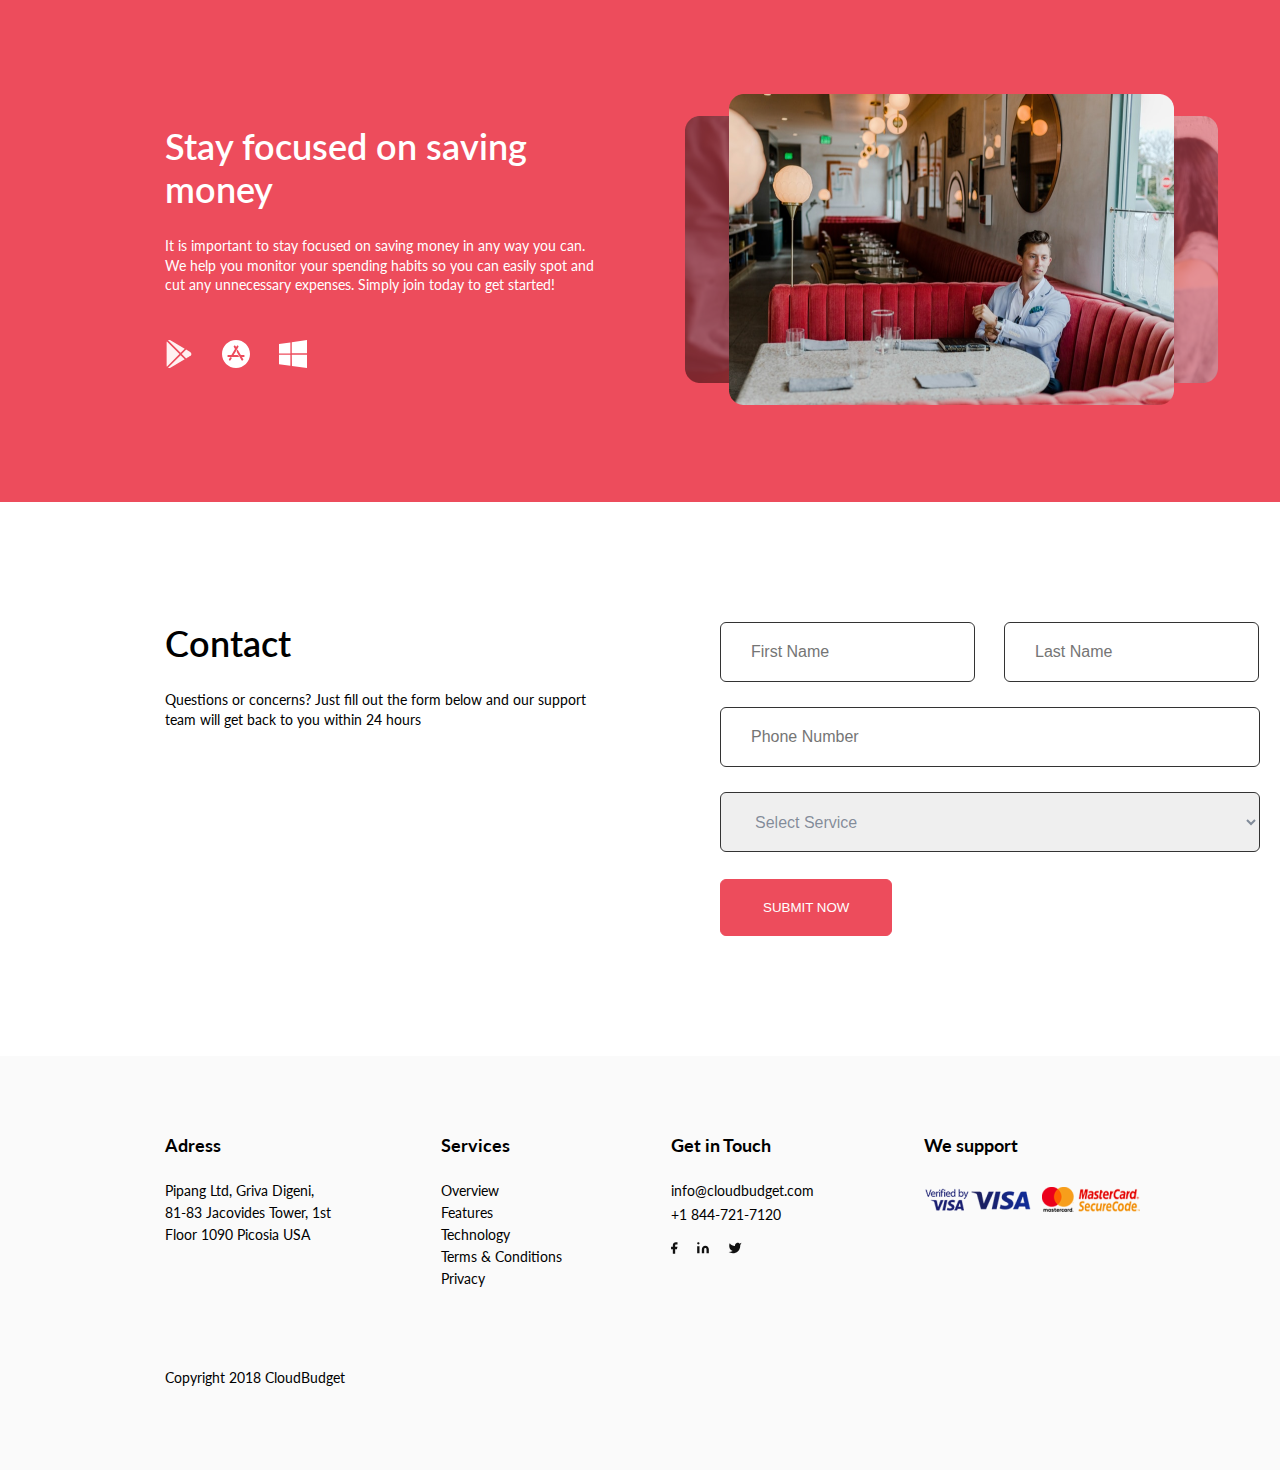
<file: homework5/index.html>
<!DOCTYPE html>
<html lang="en">
  <head>
    <meta charset="UTF-8" />
    <meta name="viewport" content="width=device-width, initial-scale=1.0" />
    <title>HW5. Saving money</title>
    <link rel="stylesheet" href="./styles/reset.css" />
    <link
      href="https://fonts.googleapis.com/css2?family=Lato:wght@400;700&display=swap"
      rel="stylesheet"
    />
    <link rel="stylesheet" href="./styles/styles.css" />
  </head>
  <body>
    <header class="header">
      <div class="header-wrapper">
        <div class="header-text">
          <h2>Stay focused on saving money</h2>
          <p>
            It is important to stay focused on saving money in any way you can.
            We help you monitor your spending habits so you can easily spot and
            cut any unnecessary expenses. Simply join today to get started!
          </p>
          <div class="header-icons">
            <a href="#google-play"
              ><img src="./images/google-play.svg" alt="Google Play"
            /></a>
            <a href="#app-store"
              ><img src="./images/app-store.svg" alt="App Store"
            /></a>
            <a href="#windows">
              <img src="./images/windows.svg" alt="Windows"
            /></a>
          </div>
        </div>
        <div class="header-image">
          <img src="./images/slider.png" alt="Header Slider" />
        </div>
      </div>
    </header>
    <section class="contact">
      <div class="contact-wrapper">
        <div class="contact-text">
          <h2>Contact</h2>
          <p>
            Questions or concerns? Just fill out the form below and our support
            team will get back to you within 24 hours
          </p>
        </div>
        <div class="contact-form">
          <form>
            <input type="text" placeholder="First Name" required />
            <input type="text" placeholder="Last Name" required />
            <input
              type="tel"
              name="phone"
              placeholder="Phone Number"
              required
            />
            <select name="select service" id="service">
              <option selected disabled>Select Service</option>
              <option value="Overview">Overview</option>
              <option value="Features">Features</option>
              <option value="Technology">Technology</option>
            </select>
            <button type="submit" aria-label="Submit">submit now</button>
          </form>
        </div>
      </div>
    </section>

    <!-- Footer -->
    <footer class="footer">
      <div class="footer-wrapper">
        <div class="footer-adress">
          <h4>Adress</h4>
          <p>Pipang Ltd, Griva Digeni,</p>
          <p>81-83 Jacovides Tower, 1st</p>
          <p>Floor 1090 Picosia USA</p>
        </div>
        <div class="footer-services">
          <h4>Services</h4>
          <p>Overview</p>
          <p>Features</p>
          <p>Technology</p>
          <p>Terms &amp; Conditions</p>
          <p>Privacy</p>
        </div>
        <div class="footer-communications-tools">
          <h4>Get in Touch</h4>
          <p>info@cloudbudget.com</p>
          <p>+1 844-721-7120</p>
          <div class="social-media">
            <a href="#facebook"
              ><img src="./images/facebook.svg" alt="Facebook"
            /></a>
            <a href="#linkendin"
              ><img src="./images/linkendin.svg" alt="Linkendin"
            /></a>
            <a href="#twitter"
              ><img src="./images/twitter.svg" alt="Twitter"
            /></a>
          </div>
        </div>
        <div class="footer-support-cards">
          <h4>We support</h4>
          <img src="./images/cards.png" alt="Support Cards" />
        </div>
      </div>
      <p class="copyright">Copyright 2018 CloudBudget</p>
    </footer>
  </body>
</html>
</file>
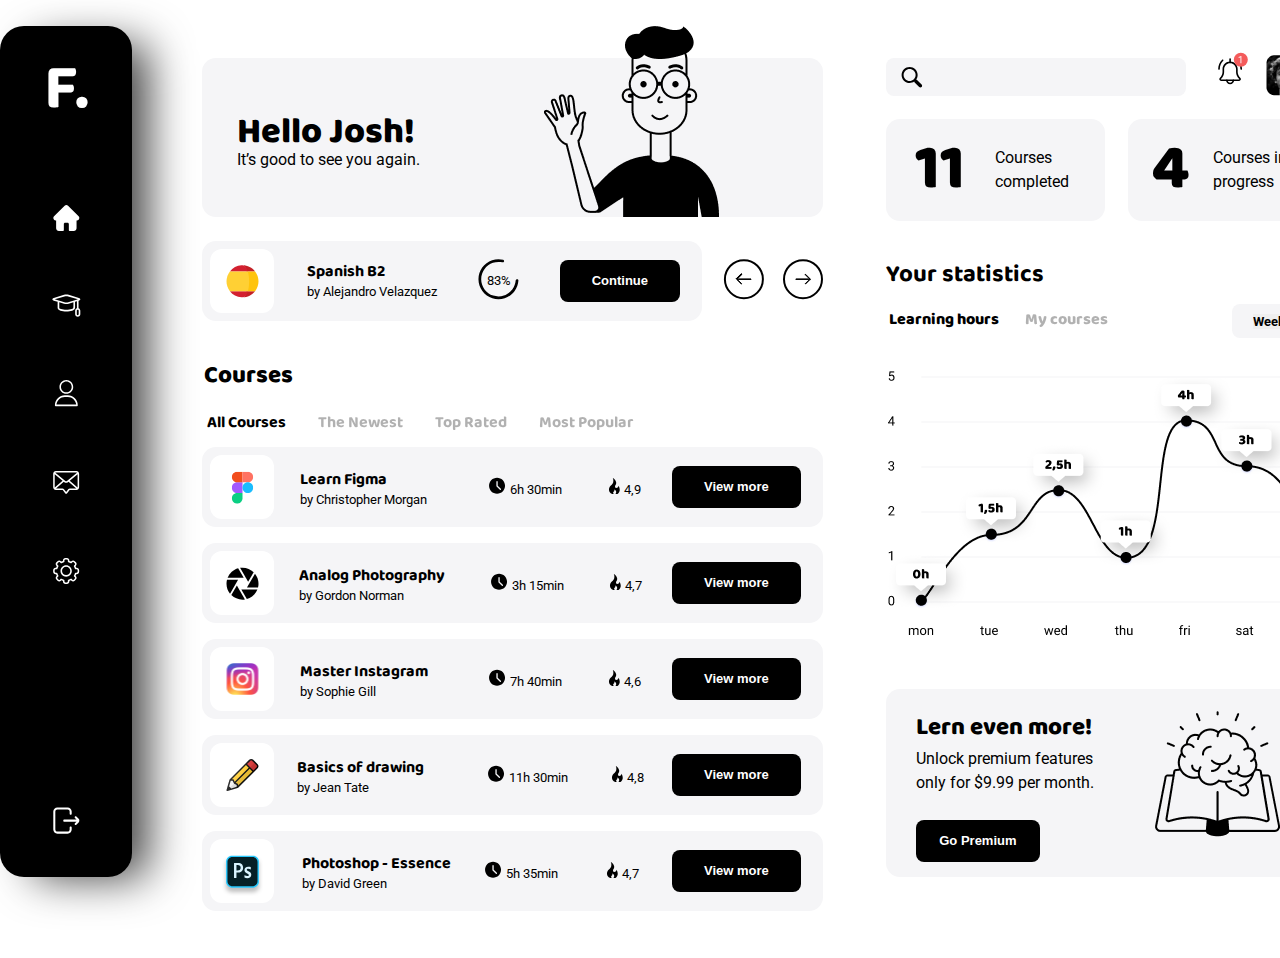
<file: homework7/index.html>
<!DOCTYPE html>
<html lang="en">
  <head>
    <meta charset="UTF-8" />
    <meta name="viewport" content="width=device-width, initial-scale=1.0" />
    <title>HW7. Course dashboard</title>
    <link rel="stylesheet" href="./styles/reset.css" />
    <link rel="stylesheet" href="./styles/styles.css" />
    <link
      href="https://fonts.googleapis.com/css2?family=Baloo+Bhai+2:wght@400;700;800&family=Roboto&display=swap"
      rel="stylesheet"
    />
    <link
      href="https://fonts.googleapis.com/css2?family=Roboto&display=swap"
      rel="stylesheet"
    />
  </head>
  <body>
    <div class="wrapper">
      <div class="menu">
        <span class="logo-text">F.</span>
        <div class="nav-icons">
          <div>
            <a href="#"><img src="./images/home-icon.svg" alt="Home Icon" /></a>
          </div>
          <div>
            <a href="#"
              ><img src="./images/study-icon.svg" alt="Study Icon"
            /></a>
          </div>
          <div>
            <a href="#"
              ><img src="./images/person-icon.svg" alt="Person Icon"
            /></a>
          </div>
          <div>
            <a href="#"
              ><img src="./images/message-icon.svg" alt="Message Icon"
            /></a>
          </div>
          <div>
            <a href="#">
              <img src="./images/settings-icon.svg" alt="Settings Icon" />
            </a>
          </div>
        </div>
        <div class="login-icon">
          <a href="#">
            <img src="./images/login-icon.svg" alt="Login Icon"
          /></a>
        </div>
      </div>

      <div class="first-section">
        <header class="header">
          <h1>Hello Josh!</h1>
          <p>It’s good to see you again.</p>
          <div class="header-img">
            <img src="./images/boy.png" alt="Header Image of the Boy" />
          </div>
        </header>

        <section class="my-courses">
          <div class="my-course">
            <div class="course-img">
              <img src="./images/spanish-icon.svg" alt="Spanish Course Icon" />
            </div>
            <div class="my-course-text">
              <h6>Spanish B2</h6>
              <p>by Alejandro Velazquez</p>
            </div>
            <div class="my-course-status">
              <img src="./images/half-circle-icon.svg" alt="Course Status" />
              <span>83%</span>
            </div>
            <div class="course-button">
              <button type="submit" value="Continue">Continue</button>
            </div>
          </div>
          <div class="arrows">
            <img src="./images/arrow-left.svg" alt="Arrow Left" />
            <img src="./images/arrow-right.svg" alt="Arrow Right" />
          </div>
        </section>

        <section class="courses">
          <nav class="courses-nav">
            <h3>Courses</h3>
            <ul>
              <li>All Courses</li>
              <li>The Newest</li>
              <li>Top Rated</li>
              <li>Most Popular</li>
            </ul>
          </nav>

          <!-- Figma -->
          <div class="course-container">
            <div class="course figma">
              <div class="course-img">
                <img src="./images/figma-icon.svg" alt="Figma Icon" />
              </div>
              <div class="course-text">
                <h6>Learn Figma</h6>
                <p>by Christopher Morgan</p>
              </div>
              <div class="course-duration">
                <img src="./images/hour-icon.svg" alt="Hour Icon" />
                <span>6h 30min </span>
              </div>
              <div class="course-rating">
                <img src="./images/fire-icon.svg" alt="Fire Icon" />
                <span>4,9</span>
              </div>
              <div class="course-button">
                <button type="button" aria-label="View More">View more</button>
              </div>
            </div>

            <!-- Photography -->
            <div class="course photography">
              <div class="course-img">
                <img src="./images/photography-icon.svg" alt="Figma Icon" />
              </div>
              <div class="course-text">
                <h6>Analog Photography</h6>
                <p>by Gordon Norman</p>
              </div>
              <div class="course-duration">
                <img src="./images/hour-icon.svg" alt="Hour Icon" />
                <span>3h 15min </span>
              </div>
              <div class="course-rating">
                <img src="./images/fire-icon.svg" alt="Fire Icon" />
                <span>4,7</span>
              </div>
              <div class="course-button">
                <button type="button" aria-label="View More">View more</button>
              </div>
            </div>

            <!-- Master Instagram -->
            <div class="course instagram">
              <div class="course-img">
                <img src="./images/instagram-icon.svg" alt="Instagram Icon" />
              </div>
              <div class="course-text">
                <h6>Master Instagram</h6>
                <p>by Sophie Gill</p>
              </div>
              <div class="course-duration">
                <img src="./images/hour-icon.svg" alt="Hour Icon" />
                <span>7h 40min </span>
              </div>
              <div class="course-rating">
                <img src="./images/fire-icon.svg" alt="Fire Icon" />
                <span>4,6</span>
              </div>
              <div class="course-button">
                <button type="button" aria-label="View More">View more</button>
              </div>
            </div>

            <!-- Basics of drawing -->
            <div class="course drawing">
              <div class="course-img">
                <img src="./images/drawing-icon.svg" alt="Pencil Icon" />
              </div>
              <div class="course-text">
                <h6>Basics of drawing</h6>
                <p>by Jean Tate</p>
              </div>
              <div class="course-duration">
                <img src="./images/hour-icon.svg" alt="Hour Icon" />
                <span>11h 30min </span>
              </div>
              <div class="course-rating">
                <img src="./images/fire-icon.svg" alt="Fire Icon" />
                <span>4,8</span>
              </div>
              <div class="course-button">
                <button type="button" aria-label="View More">View more</button>
              </div>
            </div>

            <!-- Photoshop -->
            <div class="course photoshop">
              <div class="course-img">
                <img src="./images/photoshop-icon.svg" alt="Photoshop Icon" />
              </div>
              <div class="course-text">
                <h6>Photoshop - Essence</h6>
                <p>by David Green</p>
              </div>
              <div class="course-duration">
                <img src="./images/hour-icon.svg" alt="Hour Icon" />
                <span>5h 35min </span>
              </div>
              <div class="course-rating">
                <img src="./images/fire-icon.svg" alt="Fire Icon" />
                <span>4,7</span>
              </div>
              <div class="course-button">
                <button type="button" aria-label="View More">View more</button>
              </div>
            </div>
          </div>
        </section>
      </div>

      <div class="second-section">
        <nav class="my-nav">
          <input type="text" name="search" />
          <img
            class="search"
            src="./images/search-icon.svg"
            alt="Search Icon"
          />
          <div class="bell">
            <img class="bell-icon" src="./images/bell.svg" alt="Bell Icon" />
            <img
              class="bell-notification"
              src="./images/bell_notification.svg"
              alt="Bell Notification"
            />
          </div>
          <img class="photo" src="./images/photo.png" alt="Profile Photo" />
          <img class="arrow" src="./images/arrow-down.svg" alt="Arrow Down" />
        </nav>

        <div class="stats-boxes">
          <div class="completed">
            <span>11</span>
            <p>Courses completed</p>
          </div>
          <div class="in-progress">
            <span>4</span>
            <p>Courses in progress</p>
          </div>
        </div>

        <div class="your-statistic">
          <h3>Your statistics</h3>
          <div class="your-statistic-wrapper">
            <ul>
              <li>Learning hours</li>
              <li>My courses</li>
            </ul>
            <div class="statistic-period">
              <select class="select-period" name="period" id="period">
                <option value="weekly">Weekly</option>
                <option value="monthly">Monthly</option>
                <option value="daily">Daily</option>
              </select>
              <span class="select-arrow"></span>
            </div>
          </div>
          <img src="./images/graphic.png" alt="My Courses Statistic" />
        </div>

        <!-- Premium Bannner -->
        <div class="premium-banner">
          <div class="premium-banner-text">
            <h3>Lern even more!</h3>
            <p>Unlock premium features only for $9.99 per month.</p>
            <div>
              <button class="go-button" type="button" aria-label="Go Premium">
                Go Premium
              </button>
            </div>
          </div>
          <div class="premium-banner-img">
            <img src="./images/book.png" alt="Book" />
          </div>
        </div>
      </div>
    </div>
  </body>
</html>
</file>
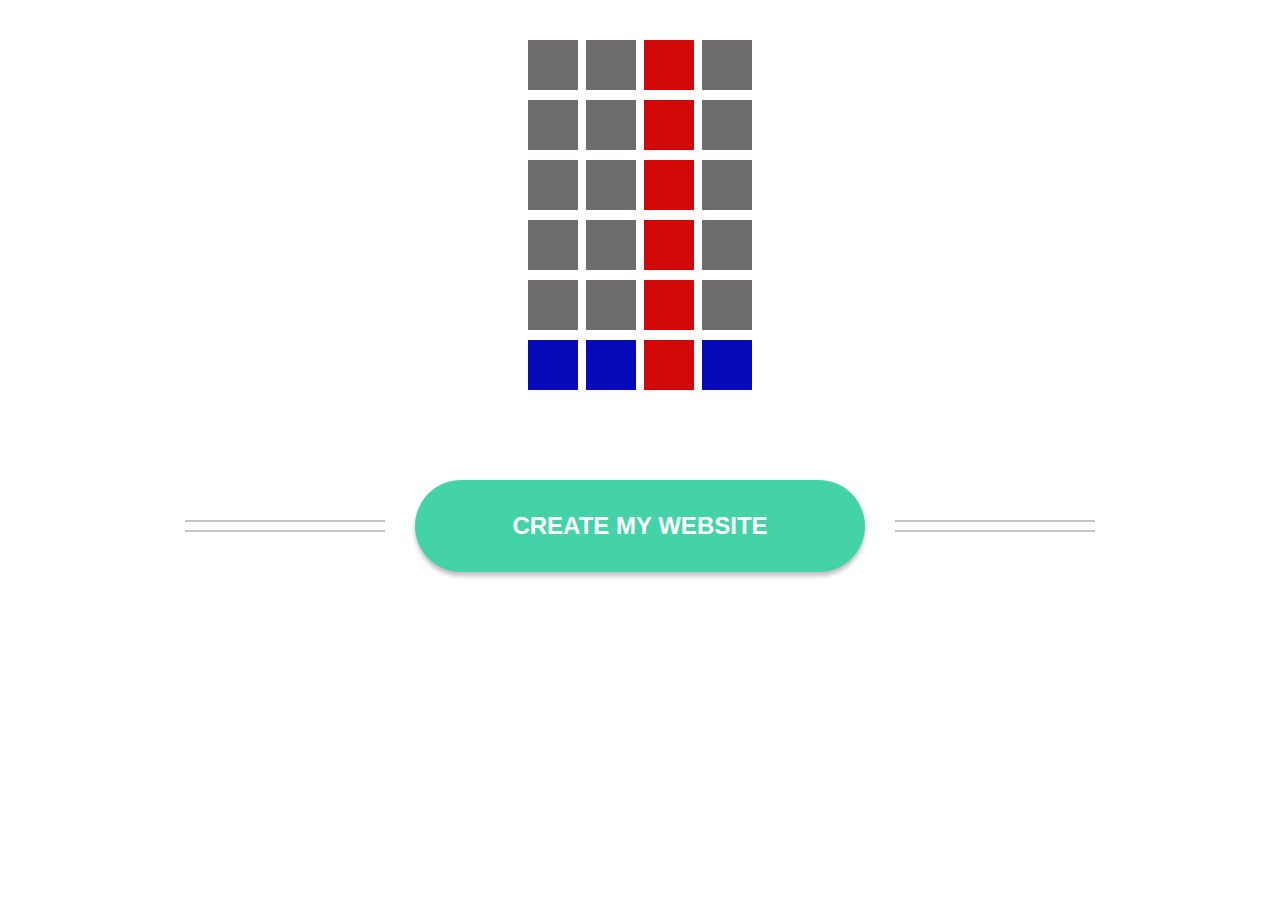
<file: homework8/index.html>
<!DOCTYPE html>
<html lang="en">
  <head>
    <meta charset="UTF-8" />
    <meta name="viewport" content="width=device-width, initial-scale=1.0" />
    <title>HW7. Course dashboard</title>
    <link rel="stylesheet" href="./styles/reset.css" />
    <link rel="stylesheet" href="./styles/styles.css" />
    <link
      href="https://fonts.googleapis.com/css2?family=Baloo+Bhai+2:wght@400;700;800&family=Roboto&display=swap"
      rel="stylesheet"
    />
    <link
      href="https://fonts.googleapis.com/css2?family=Roboto&display=swap"
      rel="stylesheet"
    />
  </head>
  <body>
    <div class="blocks-container">
      <div class="blocks"></div>
      <div class="blocks"></div>
      <div class="blocks"></div>
      <div class="blocks"></div>
      <div class="blocks"></div>
      <div class="blocks"></div>
      <div class="blocks"></div>
      <div class="blocks"></div>
      <div class="blocks"></div>
      <div class="blocks"></div>
      <div class="blocks"></div>
      <div class="blocks"></div>
      <div class="blocks"></div>
      <div class="blocks"></div>
      <div class="blocks"></div>
      <div class="blocks"></div>
      <div class="blocks"></div>
      <div class="blocks"></div>
      <div class="blocks"></div>
      <div class="blocks"></div>
      <div class="blocks"></div>
      <div class="blocks"></div>
      <div class="blocks"></div>
      <div class="blocks"></div>
    </div>

    <div class="button-container">
      <button class="button" type="button">create my website</button>
    </div>
  </body>
</html>
</file>
<file: homework10/styles/theme.css>
.container {
    max-width: 980px;
}
</file>
<file: homework10/styles/style.css>
@font-face {
  font-family: "Helvetica Neue Cyr Thin";
  src: url("HelveticaNeueCyr-Thin.eot");
  src: url("HelveticaNeueCyr-Thin.eot?#iefix") format("embedded-opentype"),
    url("HelveticaNeueCyr-Thin.woff") format("woff"),
    url("HelveticaNeueCyr-Thin.ttf") format("truetype");
  font-weight: normal;
  font-style: normal;
}

body {
  font-family: "Helvetica", sans-serif;
}

.search-form {
  position: relative;
}

.search-input {
  font-size: 14px;
  width: 170px;
  padding-left: 10px;
}

.search-icon {
  position: absolute;
  left: 95px;
}

.notification {
  position: relative;
  top: 1px;
}

.notification-number {
  position: absolute;
  left: 12px;
  top: -4px;
}

.nav-icons {
  display: flex;
  flex-direction: row;
}

.nav-icons a {
  margin-left: 18px;
}

.line {
  border-bottom: 1px solid darkgrey;
  margin: 0;
}

/* Main Section */
.profile-photo img {
  width: 154px;
  height: 154px;
}

.profile-information {
  margin-left: 90px;
}

.profile-information > div {
  margin-bottom: 20px;
}

.name > span {
  font-weight: 600;
  font-size: 26px;
}

.follow-btn {
  width: 97px;
  padding: 3px 0;
  text-align: center;
  background-color: #4094ef;
  color: #fff;
  margin-left: 25px;
  font-weight: bold;
  font-size: 14px;
}

.follow-dropdown {
  width: 33px;
  padding: 2px 0;
  text-align: center;
  background-color: #4094ef;
  color: #fff;
}

.follow-btn:hover,
.follow-dropdown:hover {
  color: #fff;
}

.dots {
  transform: rotate(90deg);
  cursor: pointer;
  margin-left: 15px;
}

.short-information p {
  margin-bottom: 0;
  font-size: 17px;
}

.short-information p:first-child {
  font-weight: bold;
}

.personal-link {
  text-decoration: none;
  color: #133768;
  font-weight: 600;
  font-size: 17px;
  line-height: 21px;
}

.followers > span {
  margin-right: 38px;
}

.stories {
  display: flex;
  justify-content: flex-start;
}

.story {
  display: flex;
  flex-direction: column;
  margin-right: 40px;
}

.story > img {
  width: 79px;
  height: 79px;
  cursor: pointer;
}

.story > span {
  font-weight: bold;
  font-size: 14px;
  margin: 15px auto;
}

.post-nav {
  display: flex;
  align-items: center;
}

.tagged {
  margin-left: 60px;
  font-weight: bold;
  font-size: 12px;
  text-transform: uppercase;
  color: #8f8f8f;
  cursor: pointer;
  padding: 20px 0;
}

.tagged:hover {
  border-top: 1px solid black;
}

.posts {
  font-weight: bold;
  font-size: 12px;
  text-transform: uppercase;
  cursor: pointer;
  padding: 20px 0;
  border-top: 1px solid black;
}

.tagged img,
.posts img {
  margin-top: -3px;
}

/* .photos {
  margin-top: 20px;
} */

.photos .col-sm-4 img {
  margin-bottom: 20px;
  width: 100%;
}

@media screen and (max-width: 576px) {
  /* navbar */
  .navigation {
    width: 100%;
    display: flex;
    flex-direction: column;
  }

  .search-input {
    padding-left: 25px;
  }

  .search-icon {
    position: absolute;
    left: 10px;
  }

  .nav-icons {
    display: flex;
    justify-content: space-between;
  }

  /* My profile */

  .profile-information {
    margin-top: 30px;
    margin-left: 0;
    width: 100%;
    display: flex;
    flex-direction: column;
    justify-content: space-evenly;
  }

  .profile-photo {
    padding-left: 0px;
  }

  .stories {
    padding-left: 24px;
  }

  /* Posts navigation */
  .post-nav {
    display: flex;
    justify-content: center;
  }
}
</file>
<file: homework11/styles.css>
body {
  background-color: rgb(128, 125, 125);
  padding: 0;
  margin: 0;
}

.container {
  height: 350px;
  width: 400px;
  margin-left: auto;
  margin-right: auto;
  top: 0;
  bottom: 0;
  border-radius: 12px;
  display: flex;
  align-items: center;
  justify-content: space-around;
}

.ball {
  transform-origin: top;
  height: 55px;
  width: 55px;
  border-radius: 50%;
  background-color: #fff;
  left: -30px;
  bottom: -60px;
  box-shadow: 0px 79px 36px -24px rgba(0, 0, 0, 0.75);
}

.container div:nth-child(1) {
  background: rgb(198, 255, 198);
  box-shadow: 0 0 10px rgb(13, 194, 13);
}

.container div:nth-child(2) {
  background-color: #ede2f3;
  box-shadow: 0 0 10px #8947a3;
}

.container div:nth-child(3) {
  background-color: #ede2f3;
  box-shadow: 0 0 10px #8947a3;
}

.container div:nth-child(4) {
  background-color: #ede2f3;
  box-shadow: 0 0 10px #8947a3;
}

.container div:nth-child(5) {
  background-color: #ede2f3;
  box-shadow: 0 0 10px #8947a3;
}

.container div:nth-child(6) {
  background-color: #ede2f3;
  box-shadow: 0 0 10px #8947a3;;
}

.container div:nth-child(7) {
  background: rgb(255, 221, 221);
  box-shadow: 0 0 10px rgb(226, 4, 4);
}

.ball:first-child {
  animation: left-ball 1.2s infinite linear;
}
@keyframes left-ball {
  25% {
    transform: rotate(50deg);
  }
  50% {
    transform: rotate(0deg);
  }
  100% {
    transform: rotate(0deg);
  }
}
 .ball:last-child {
  animation: right-ball 1.2s 0.6s infinite linear;
}

@keyframes right-ball {
  25% {
    transform: rotate(-50deg);
  }
  50% {
    transform: rotate(0deg);
  }
  100% {
    transform: rotate(0deg);
  }
} 

/* Hamburger menu */

.hamburger-menu {
  width: 120px;
  height: 100px;
  position: relative;
  margin: 50px auto;
  display: flex;
}

 #menu {
  visibility: hidden;
 }
/* hamburger */

.second-line,
.first-line,
.third-line {
  position: absolute;
  width: 80px;
  height: 8px;
  border-radius: 5px;
  background: #f7e7ff;
  box-shadow: 0 0 13px #e5b4fc;
  transition: 0.6s;
  cursor: pointer;
}

.second,
.first,
.third {
  position: absolute;
  width: 30px;
  height: 8px;
  border-radius: 5px;
  background: #f7e7ff;
  box-shadow: 0 0 13px #7c17aa;
  transition: 0.6s;
  cursor: pointer;
}

.first,
.third {
  margin-left: 85px;
}

 .second {
  margin-left: -35px;
 }

.second-line {
 left: 35px;
}  

.first-line {
  transform: translateY(-30px);
}

.third-line {
  transform: translateY(30px);
}

/* animate when checked */
#menu:checked ~ .first-line {
  width: 0px;
}

#menu:checked ~ .first-line .first {
  width: 0px;
}

#menu:checked ~ .second-line {
  transform: rotate(-45deg) translate(0px);
  background: rgb(198, 255, 198);
  box-shadow: 0 0 13px rgb(13, 194, 13);
}

#menu:checked ~ .third-line {
  transform: rotate(45deg) translate(0px);
  background: rgb(255, 221, 221);
  box-shadow: 0 0 13px rgb(226, 4, 4);
}
</file>
<file: homework2/style.css>
* {
  font-family: "Tahoma", sans-serif;
}
h1,
h2,
h3 {
  color: #009879;
}
.content-table {
  border-collapse: collapse;
  margin: 25px 0;
  font-size: 0.9em;
  min-width: 400px;
  border-radius: 8px 8px 2px 2px;
  overflow: hidden;
}

.content-table thead tr {
  background-color: #009879;
  color: #ffffff;
  text-align: left;
  font-weight: bold;
}
.content-table th,
.content-table td {
  padding: 12px 15px;
}

.content-table tbody tr {
  border-bottom: 1px solid #dddddd;
}

.content-table tbody tr:nth-of-type(even) {
  background-color: #f3f3f3;
}

.content-table tbody tr:last-of-type {
  border-bottom: 2px solid #009879;
}
.button {
  width: 130px;
  height: 35px;
  background-color: #009879;
  color: white;
  border: 1px solid #ffffff;
  border-radius: 8px;
  font-weight: bold;
}

.button:hover {
  background-color: #ffffff;
  border: 2px solid #009879;
  color: black;
}

input[type="text"] {
  border: 1px solid #009879;
  border-radius: 5px;
  width: 150px;
  height: 25px;
}

textarea {
  border: 1px solid #009879;
  border-radius: 5px;
}

select {
  border: 1px solid #009879;
  border-radius: 5px;
}
</file>
<file: homework3/styles.css>
* {
  padding: 0px;
  margin: 0px;
  font-family: "Helvetica", sans-serif;
}
body {
  background-color: #2c2c2c;
  color: #ffffff;
  font-size: 16px;
  margin: 30px;
}

table {
  border-top: 1px solid #c1c1c1;
  border-right: 1px solid #c1c1c1;
  border-left: 1px solid #c1c1c1;
  border-spacing: 0;
  margin: 35px 0px;
  min-width: 700px;
  border-radius: 8px;
}

thead tr {
  text-align: left;
  font-weight: bold;
}
th,
td {
  padding: 12px 20px;
  border-bottom: 1px solid #c1c1c1;
}

td.bottom-line-left {
  border-bottom-left-radius: 8px;
}

td.bottom-line-right {
  border-bottom-right-radius: 8px;
}

.arrow-down {
  width: 0;
  height: 0;
  border-left: 5px solid transparent;
  border-right: 5px solid transparent;
  border-top: 7px solid white;
  position: relative;
  bottom: -12px;
  margin: 10px;
}

.dots {
  height: 5px;
  width: 5px;
  background-color: #ffffff;
  border-radius: 50%;
  display: inline-block;
}

.first-table .dots{
  background-color: #c1c1c1;
}

td.third-column {
  width: 26px;
}

.second-column {
  color: #c1c1c1;
  width: 40%;
}

.checkboxes {
  position: relative;
  right: 7px;
  top: 1px;
}

.file-icon {
  width: 17px;
  height: auto;
  position: relative;
  right: 8px;
  top: 2px;
}

[type="text"] {
  width: 450%;
  margin-top: -5px;
  margin-bottom: -5px;
  color: #ffffff;
  font-size: 14px;
  border-radius: 6px;
  border-style: hidden;
  height: 30px;
  text-align: left;
  background: #444444;
  position: relative;
  right: 125px;
  background-image: url(./search.svg);
  background-repeat: no-repeat;
  background-size: 16px;
  background-position: 4% center;
  }

  [placeholder="Search..."]{
    padding-left: 30px;
  }
</file>
<file: homework4/styles/styles.css>
body {
  font-family: "Lato", sans-serif;
  font-size: 14px;
  width: 100%;
  height: 100vh;
  background-image: linear-gradient(
      90deg,
      rgba(213, 32, 71, 0.8) 0%,
      rgba(238, 61, 27, 0.8) 100%
    ),
    url("../images/background.png");
  color: rgb(255, 255, 255);
  background-size: cover;
  background-repeat: no-repeat;
}

.header-wrapper {
  display: flex;
  justify-content: space-between;
  align-items: center;
  text-transform: uppercase;
  font-style: normal;
  line-height: 17px;
}

.logo {
  cursor: pointer;
  margin-left: 150px;
  margin-top: 55px;
  display: flex;
  justify-content: space-between;
  align-items: center;
}

.logo-img {
  margin-right: 7px;
}

.logo-name {
  font-style: normal;
  font-weight: bold;
  font-size: 18px;
  line-height: 22px;
}

.nav-menu {
  list-style: none;
  margin-top: 55px;
  display: flex;
  align-items: center;
  margin-left: 80px;
}

.nav-menu li {
  display: inline-block;
  padding: 0 10px;
  margin: 0;
}

.first-link {
  font-weight: bold;
}

a {
  color: #ffffff;
}

.nav-link a:link {
  text-decoration: none;
}

.nav-menu li a:hover {
  text-decoration: underline;
}

.language {
  margin-top: 55px;
  display: flex;
  justify-content: space-between;
  align-items: center;
  margin-left: 40px;
  cursor: pointer;
}

.language-name {
  margin-left: 10px;
}

.arrow {
  width: 0;
  height: 0;
  border-left: 6px solid transparent;
  border-right: 6px solid transparent;
  border-top: 8px solid white;
  position: relative;
  margin-left: 7px;
}

.login-button {
  width: 100px;
  height: 40px;
  border: 1px solid #ffffff;
  border-radius: 6px;
  background: none;
  cursor: pointer;
  text-transform: uppercase;
  color: #ffffff;
  margin-right: 160px;
  margin-top: 55px;
}

.login-button:hover {
  background-color: #ffffff;
  color: #e25250;
}

.sign-up-button {
  width: 160px;
  height: 50px;
  background: #ffffff;
  border-radius: 6px;
  text-transform: uppercase;
  cursor: pointer;
  color: #e25250;
  border: none;
}

.main-content {
  display: flex;
  flex-direction: column;
  align-items: center;
  margin-top: 130px;
}

.main-content h1 {
  font-style: normal;
  font-weight: bold;
  font-size: 72px;
  line-height: 86px;
  letter-spacing: 0.05em;
  text-transform: uppercase;
  text-align: center;
}

.main-content p {
  font-style: normal;
  font-weight: 600;
  font-size: 24px;
  line-height: 150%;
  letter-spacing: 0.02em;
  text-align: center;
  margin-top: 40px;
  max-width: 540px;
  min-height: 130px;
}

.sign-up-button {
  width: 160px;
  height: 50px;
  background: #ffffff;
  border-radius: 6px;
  text-transform: uppercase;
  cursor: pointer;
  color: #e25250;
  font-size: 14px;
  font-weight: 600;
  line-height: 17px;
  border: none;
  margin-top: 40px;
}

.sign-up-button:hover {
  background: #e25250;
  color: white;
  border: 1px solid white;
}
</file>
<file: homework5/styles/styles.css>
* {
  box-sizing: border-box;
}

body {
  font-family: "Lato", sans-serif;
  font-size: 14px;
  width: 100%;
  height: 100%;
}

.header {
  background-color: #ed4c5c;
  color: #ffffff;
}

.header-wrapper {
  display: flex;
  justify-content: space-between;
  margin-left: 165px;
  margin-right: 210px;
}

.header-text h2 {
  font-style: normal;
  font-weight: 600;
  font-size: 36px;
  line-height: 43px;
  margin-top: 125px;
}

.header-text p {
  font: normal normal 14px;
  line-height: 140%;
  /* or 20px */
  margin-top: 25px;
  width: 440px;
}

.header-icons img {
  margin-top: 45px;
  margin-right: 25px;
  cursor: pointer;
}

.header-image {
  margin-top: 94px;
  margin-bottom: 95px;
  margin-left: 80px;
}

/* Contact form */

.contact-wrapper {
  max-width: 100%;
  margin-top: 120px;
  margin-left: 165px;
  margin-right: 165px;
  color: #000000;
  display: flex;
  justify-content: space-between;
}

.contact-text h2 {
  font-style: normal;
  font-weight: 600;
  font-size: 36px;
  line-height: 43px;
}

.contact-text p {
  font: normal normal 14px;
  line-height: 140%;
  margin-top: 25px;
  width: 430px;
}

.contact-form {
  margin-left: 125px;
}

input,
select {
  font-size: 16px;
  color: rgba(19, 39, 67, 0.5);
  border: 1px solid #333333;
  border-radius: 6px;
  padding-left: 30px;
}

input[type="text"] {
  width: 255px;
  height: 60px;
}

input[placeholder="Last Name"] {
  margin-left: 25px;
}

input[type="tel"],
select[name="select service"] {
  width: 540px;
  height: 60px;
  margin-top: 25px;
}

button[type="submit"] {
  padding: 20px 42px;
  background: #ed4c5c;
  border: 1.5px solid #ed4c5c;
  border-radius: 6px;
  text-transform: uppercase;
  color: #ffffff;
  margin-top: 27px;
  cursor: pointer;
  display: block;
}

button[type="submit"]:hover {
  background: #d12d3e;
  border: 1.5px solid #ed4c5c;
  color: #ffffff;
}

/* Footer */

.footer {
  background: #fafafa;
  margin-top: 120px;
  padding-bottom: 85px;
}

.footer-wrapper {
  padding-top: 80px;
  margin-left: 165px;
  margin-right: 140px;
  display: flex;
  justify-content: space-between;
}

.footer-wrapper h4 {
  font-weight: bold;
  font-size: 18px;
  margin-bottom: 30px;
}

.footer-wrapper p {
  margin-top: 8px;
}

.footer-communications-tools p {
  margin-top: 10px;
}

.social-media img {
  margin-top: 20px;
  margin-right: 15px;
}

.footer .copyright {
  margin-top: 85px;
  margin-left: 165px;
}
</file>
<file: homework7/styles/styles.css>
* {
  box-sizing: border-box;
  color: #000000;
}

body {
  min-width: 1100px;
  min-height: 600px;
}

button,
input {
  border: none;
}

span,
p {
  font-family: "Roboto", sans-serif;
  font-size: 13px;
}

h1,
h3,
h6,
li {
  font-family: "Baloo Bhai 2", cursive;
}

.wrapper {
  max-width: 1290px;
  min-height: 100vh;
  display: flex;
  margin-left: auto;
  margin-right: auto;
  margin-top: 2%;
}

.menu {
  min-width: 132px;
  height: min-content;
  background-color: #000000;
  border-radius: 24px;
  box-shadow: 24px 9px 44px -8px rgba(0, 0, 0, 0.75);
  display: flex;
  flex-direction: column;
  justify-content: space-between;
  align-items: center;
  padding-bottom: 40px;
}

.menu .logo-text {
  font-family: "Baloo Bhai 2", cursive;
  font-weight: 700;
  font-size: 64px;
  color: #ffffff;
  margin-top: 32px;
  cursor: pointer;
}

.menu .nav-icons {
  display: flex;
  flex-direction: column;
  justify-content: space-between;
  align-items: center;
  margin-top: 23px;
  cursor: pointer;
}

.menu img:hover,
.menu img:focus,
.menu img:active {
  -webkit-transform: scale(1.1);
  transform: scale(1.1);
}

.menu .nav-icons div {
  margin-top: 60px;
}

.menu .login-icon {
  margin-top: 220px;
  cursor: pointer;
}

/* First section */
.first-section {
  min-width: 48.5%;
  min-height: 100vh;
  margin-left: 70px;
  margin-top: 32px;
}

/* Header */
.header {
  width: 100%;
  position: relative;
  padding-bottom: 45px;
  padding-top: 60px;
  background: #f5f5f7;
  border-radius: 14px;
}

.header-img {
  position: absolute;
  right: 104px;
  top: -32px;
}

.header h1 {
  font-weight: 800;
  font-size: 36px;
}

.header p {
  font-size: 16px;
  line-height: 24px;
}

.header h1,
.header p {
  margin-left: 35px;
  margin-top: -3px;
}

/* Section. My courses */
.my-courses {
  display: flex;
  justify-content: space-between;
  align-items: center;
  margin-top: 24px;
}

.my-course {
  display: flex;
  justify-content: space-between;
  align-items: center;
  min-width: 500px;
  background: #f5f5f7;
  border-radius: 14px;
  padding: 8px 22px 8px 8px;
}

.course-img {
  width: 64px;
  height: 64px;
  background: #ffffff;
  border-radius: 12px;
}

.course-img img {
  display: block;
  margin: auto;
  margin-top: 16px;
}

.my-course .my-course-text {
  margin-left: -8px;
  margin-top: -4px;
}

.my-course .my-course-text h6 {
  font-weight: 700;
  font-size: 16px;
  line-height: 26px;
}

.my-course-status {
  position: relative;
}

.my-course-status span {
  position: absolute;
  left: 9px;
  top: 15px;
}

.course-button button,
.premium-banner-text button {
  background: #000000;
  height: 42px;
  padding-left: 32px;
  padding-right: 32px;
  color: #ffffff;
  border-radius: 8px;
  font-weight: bold;
  font-size: 13px;
  cursor: pointer;
}

.course-button button:hover {
  background: #ffffff;
  color: #000000;
  border: 2px solid #000;
  padding-left: 30px;
  padding-right: 30px;
}

.course-button button:active {
  background: #a5a2a2;
  color: #000000;
  border: 2px solid #000;
  padding-left: 30px;
  padding-right: 30px;
}

.arrows img:last-child {
  margin-left: 15px;
}

.arrows {
  cursor: pointer;
}

.arrows img:first-child:hover,
.arrows img:last-child:hover {
  -webkit-transform: scale(1.1);
  transform: scale(1.1);
}

/* Courses */

.courses {
  margin-top: 43px;
  margin-bottom: 20px;
}

.courses h3 {
  font-weight: 800;
  font-size: 24px;
  margin-left: 2px;
}

.courses ul li {
  display: inline-block;
  margin-top: 27px;
  margin-left: 5px;
  font-weight: 700;
  font-size: 16px;
  color: #000000;
  cursor: pointer;
}

.courses ul li:not(:first-child):hover {
  opacity: 1;
}

.courses ul li:not(:first-child) {
  opacity: 0.3;
  margin-left: 28px;
}

/* Blocks with different courses */

.course {
  display: flex;
  justify-content: space-between;
  align-items: center;
  width: 100%;
  background: #f5f5f7;
  border-radius: 14px;
  padding: 8px 22px 8px 8px;
  margin-top: 16px;
}

.course-text h6 {
  font-weight: 700;
  font-size: 16px;
  line-height: 26px;
}

.course-text {
  margin-left: -5px;
}

.course-duration {
  margin-left: 30px;
}

.course-rating {
  margin-left: 15px;
}

.photoshop .course-duration {
  margin-left: 0;
}

.photography .course-duration {
  margin-left: 15px;
}

.drawing .course-duration {
  margin-left: 35px;
}

/* Second-section */
.second-section {
  min-width: 38%;
  min-height: 100vh;
  margin-left: 63px;
  margin-top: 32px;
}

.my-nav {
  display: flex;
  justify-content: space-between;
  position: relative;
}

.my-nav img {
  cursor: pointer;
}

.my-nav input[type="text"] {
  background: #f5f5f7;
  border-radius: 8px;
  min-width: 300px;
  font-size: 16px;
  padding-left: 50px;
}

.my-nav .search {
  position: absolute;
  left: 15px;
  top: 8px;
}

.my-nav .bell {
  position: relative;
  margin-left: 25px;
}

.my-nav .bell-notification {
  position: absolute;
  left: 15px;
  bottom: 28px;
}

.my-nav .photo {
  margin-left: 15px;
  margin-top: -3px;
}

.bell:hover,
.photo:hover {
  -webkit-transform: scale(1.1);
  transform: scale(1.1);
}

.my-nav .arrow {
  margin-right: 50px;
}

/* Stats boxes */
.stats-boxes {
  margin-top: 23px;
  display: flex;
  justify-content: flex-start;
}

.stats-boxes .in-progress {
  margin-left: 23px;
}

.stats-boxes .in-progress p {
  margin-right: 30px;
}

.stats-boxes .completed,
.in-progress {
  width: 45%;
  background: #f5f5f7;
  border-radius: 14px;
  display: flex;
  justify-content: space-evenly;
  align-items: center;
}

.stats-boxes span {
  font-family: "Baloo Bhai 2", cursive;
  font-weight: 800;
  font-size: 64px;
  line-height: 102px;
}

.stats-boxes p {
  font-size: 16px;
  line-height: 24px;
  width: 80px;
}

/* Your statistics */

.your-statistic {
  margin-top: 35px;
}

.your-statistic h3 {
  font-weight: 700;
  font-size: 24px;
  line-height: 38px;
}

.your-statistic h3 {
  font-weight: 700;
  font-size: 24px;
  line-height: 38px;
}

.your-statistic ul li {
  font-size: 16px;
  font-weight: 800;
  line-height: 26px;
  display: inline-block;
  margin-left: 3px;
  margin-top: 13px;
  cursor: pointer;
}

.your-statistic ul li:last-child {
  opacity: 0.3;
  margin-left: 22px;
}

.your-statistic ul li:last-child:hover {
  opacity: 1;
}

.your-statistic-wrapper .statistic-period {
  position: relative;
  background: #f5f5f7;
  border-radius: 8px;
  padding: 9px 21px;
  margin-right: 52px;
  margin-top: 10px;
}

.your-statistic-wrapper .select-period {
  font-family: "Roboto", sans-serif;
  font-weight: bold;
  font-size: 13px;
  line-height: 15px;
  outline: none;
  border: none;
  -webkit-appearance: none;
  -moz-appearance: none;
}

.your-statistic-wrapper .select-arrow {
  position: absolute;
  z-index: 1;
  top: 40%;
  right: 12px;
  display: inline-block;
  width: 6px;
  height: 6px;
  border-top: 2px solid #000000;
  border-right: 2px solid #000000;
  transform: rotate(135deg);
  cursor: pointer;
}

.your-statistic-wrapper {
  display: flex;
  justify-content: space-between;
}

.your-statistic img {
  margin-top: 30px;
}

/* premium banner */

.premium-banner {
  display: flex;
  justify-content: space-around;
  width: 90%;
  background: #f5f5f7;
  border-radius: 14px;
  margin-top: 50px;
  padding-bottom: 15px;
}

.premium-banner-text {
  margin-left: -12px;
  margin-top: 20px;
}

.premium-banner-text h3 {
  font-weight: 800;
  font-size: 24px;
  line-height: 38px;
}

.premium-banner-text p {
  font-size: 16px;
  line-height: 24px;
  width: 179px;
}

.premium-banner-text .go-button {
  margin-top: 25px;
  padding-left: 23px;
  padding-right: 23px;
}

.premium-banner-text button:hover {
  padding-left: 21px;
  padding-right: 21px;
  background: #ffffff;
  color: #000000;
  border: 2px solid #000;
}

.premium-banner-text button:active {
  padding-left: 21px;
  padding-right: 21px;
  background: #a5a2a2;
  color: #000000;
  border: 2px solid #000;
}

.premium-banner-img {
  align-self: center;
  margin-left: -25px;
}
</file>
<file: homework8/styles/styles.css>
.blocks-container {
  width: 240px;
  display: flex;
  flex-wrap: wrap;
  justify-content: space-evenly;
  margin: 40px auto;
}

.blocks {
  width: 50px;
  height: 50px;
  margin-bottom: 10px;
  background-color: #6e6c6c;
}

.blocks:nth-last-child(-n + 4) {
  background-color: rgb(7, 10, 184);
}

.blocks:nth-child(4n-1) {
  background-color: rgb(211, 9, 9);
}

.button-container {
  display: flex;
  justify-content: center;
  margin: 80px auto;
}

.button {
  border: none;
  width: 450px;
  height: 92px;
  background: #44d3a8;
  box-shadow: 0px 4px 4px rgba(0, 0, 0, 0.25);
  border-radius: 100px;
  font-family: Helvetica;
  font-weight: bold;
  font-size: 24px;
  text-align: center;
  color: #ffffff;
  text-transform: uppercase;
}

.button:hover {
  box-shadow: 0 0 8px rgba(0, 0, 0, 0.6);
}

.button:active {
  box-shadow: 0 0 8px rgba(0, 0, 0, 0.6);
  background: #38ad8a;
}

.button-container::before,
.button-container::after {
  content: " ";
  display: inline-block;
  border-top: 2px solid #c4c4c4;
  border-bottom: 2px solid #c4c4c4;
  width: 200px;
  height: 8px;
  margin: auto 30px;
}
</file>
